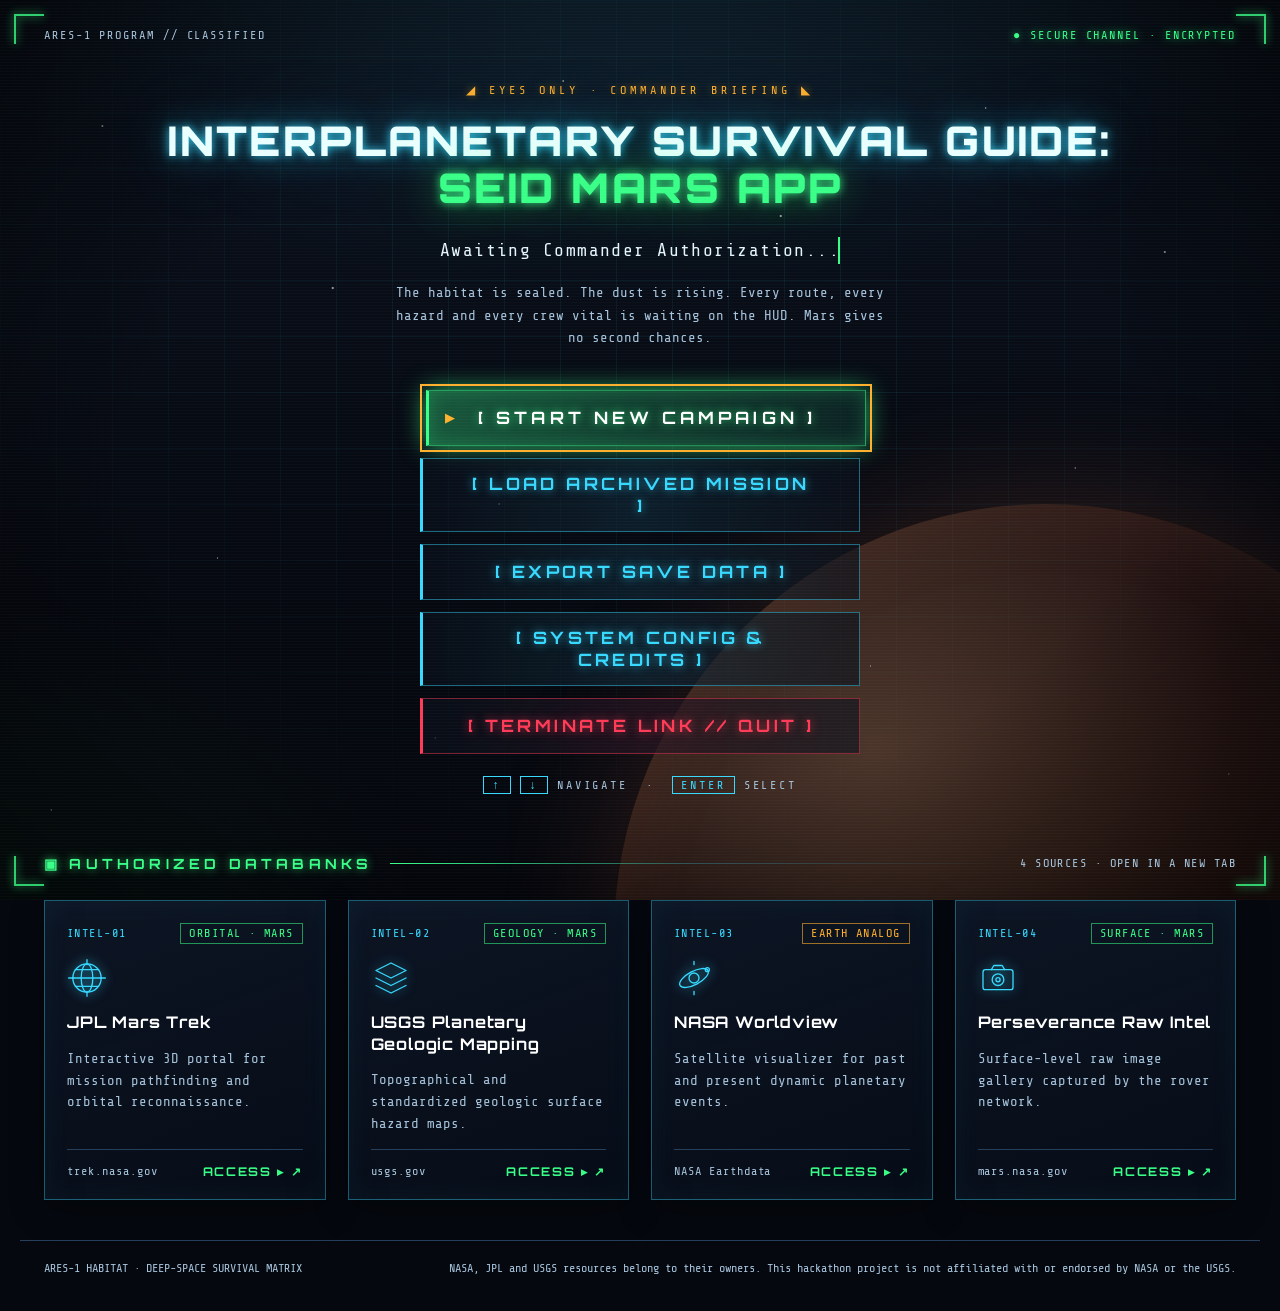
<file: index.html>
<!DOCTYPE html>
<html lang="en">
<head>
  <meta charset="utf-8">
  <meta name="viewport" content="width=device-width, initial-scale=1">
  <meta name="theme-color" content="#05080f">
  
  <title>INTERPLANETARY SURVIVAL GUIDE: SEID MARS APP</title>
  
  <!-- External Fonts -->
  <link rel="preconnect" href="https://fonts.googleapis.com">
  <link rel="stylesheet" href="https://fonts.googleapis.com/css2?family=Orbitron:wght@500;700;900&family=Share+Tech+Mono&display=swap">
  
  <style>
    /* ======================================================================
       ARES-1 — GAME START MENU
       Palette: #05080f / #0a111d · cyan #38d9ff · green #39ff88 · amber #ffb02e
       ====================================================================== */
    
    /* ---------- GLOBAL VARIABLES ---------- */
    :root {
      --bg-0: #05080f;
      --bg-1: #0a111d;
      --bg-2: #101a2b;
      --line: #26405c;
      --text: #e8f5ff;
      --dim: #a7c4dc;
      --cyan: #38d9ff;
      --green: #39ff88;
      --amber: #ffb02e;
      --red: #ff3b57;
      --head: "Orbitron", "Rajdhani", "Segoe UI", sans-serif;
      --mono: "Share Tech Mono", "Consolas", "Menlo", monospace;
    }

    /* ---------- RESET & BASE ---------- */
    * {
      box-sizing: border-box;
    }

    html {
      background: var(--bg-0);
      scroll-behavior: smooth;
    }

    body {
      margin: 0;
      min-height: 100vh;
      color: var(--text);
      font: 14px/1.6 var(--mono);
      overflow-x: hidden;
      position: relative;
    }

    a {
      color: inherit;
      text-decoration: none;
    }

    :focus-visible {
      outline: 2px solid var(--amber);
      outline-offset: 4px;
    }

    /* ---------- BACKGROUND: Deep space + terminal grid ---------- */
    .bg {
      position: fixed;
      inset: 0;
      z-index: -1;
      overflow: hidden;
      background:
        radial-gradient(1200px 640px at 50% -10%, rgba(56, 217, 255, .10), transparent 62%),
        radial-gradient(900px 600px at 100% 110%, rgba(255, 140, 60, .10), transparent 60%),
        radial-gradient(700px 500px at 0% 100%, rgba(57, 255, 136, .06), transparent 60%),
        linear-gradient(180deg, var(--bg-1), var(--bg-0) 70%);
    }

    .bg__grid {
      position: absolute;
      inset: -56px 0 0 0;
      background:
        linear-gradient(rgba(56, 217, 255, .07) 1px, transparent 1px) 0 0 / 56px 56px,
        linear-gradient(90deg, rgba(56, 217, 255, .07) 1px, transparent 1px) 0 0 / 56px 56px;
      -webkit-mask: radial-gradient(ellipse 80% 70% at 50% 40%, #000 20%, transparent 85%);
      mask: radial-gradient(ellipse 80% 70% at 50% 40%, #000 20%, transparent 85%);
      animation: grid-drift 14s linear infinite;
    }

    .bg__stars {
      position: absolute;
      inset: 0;
      opacity: .85;
      background-image:
        radial-gradient(1.4px 1.4px at 8% 14%, #fff, transparent), radial-gradient(1px 1px at 17% 62%, #cfe9ff, transparent),
        radial-gradient(1.6px 1.6px at 26% 32%, #fff, transparent), radial-gradient(1px 1px at 34% 82%, #bfe3ff, transparent),
        radial-gradient(1.2px 1.2px at 44% 9%, #fff, transparent), radial-gradient(1px 1px at 53% 47%, #cfe9ff, transparent),
        radial-gradient(1.6px 1.6px at 61% 24%, #fff, transparent), radial-gradient(1px 1px at 68% 74%, #bfe3ff, transparent),
        radial-gradient(1.2px 1.2px at 77% 12%, #fff, transparent), radial-gradient(1px 1px at 84% 52%, #cfe9ff, transparent),
        radial-gradient(1.5px 1.5px at 91% 28%, #fff, transparent), radial-gradient(1px 1px at 96% 86%, #bfe3ff, transparent),
        radial-gradient(1px 1px at 4% 90%, #fff, transparent), radial-gradient(1.2px 1.2px at 39% 56%, #cfe9ff, transparent);
      animation: twinkle 6s ease-in-out infinite alternate;
    }

    .bg__planet {
      position: absolute;
      right: -22vmin;
      bottom: -52vmin;
      width: 96vmin;
      height: 96vmin;
      border-radius: 50%;
      background: radial-gradient(circle at 30% 28%, rgba(255, 170, 110, .28), rgba(150, 60, 30, .20) 42%, rgba(40, 12, 8, .0) 72%);
      box-shadow: 0 0 140px rgba(255, 120, 60, .16), inset 0 0 80px rgba(255, 150, 90, .10);
    }

    .bg__vignette {
      position: absolute;
      inset: 0;
      background: radial-gradient(ellipse at center, transparent 55%, rgba(0, 0, 0, .65) 100%);
    }

    /* Scanlines effect */
    body::after {
      content: "";
      position: fixed;
      inset: 0;
      pointer-events: none;
      z-index: 50;
      background: repeating-linear-gradient(0deg, rgba(255, 255, 255, .022) 0 1px, transparent 1px 3px);
    }

    /* ---------- HUD CORNER FRAMES ---------- */
    .frame {
      position: fixed;
      inset: 14px;
      pointer-events: none;
      z-index: 40;
    }

    .frame i {
      position: absolute;
      width: 30px;
      height: 30px;
      border: 2px solid var(--green);
      filter: drop-shadow(0 0 5px var(--green));
      opacity: .8;
    }

    .frame i:nth-child(1) { top: 0; left: 0; border-right: 0; border-bottom: 0; }
    .frame i:nth-child(2) { top: 0; right: 0; border-left: 0; border-bottom: 0; }
    .frame i:nth-child(3) { bottom: 0; left: 0; border-right: 0; border-top: 0; }
    .frame i:nth-child(4) { bottom: 0; right: 0; border-left: 0; border-top: 0; }

    /* ---------- TOP STATUS STRIP ---------- */
    .strip {
      display: flex;
      justify-content: space-between;
      gap: 16px;
      flex-wrap: wrap;
      padding: 26px 44px 0;
      font-size: 12px;
      letter-spacing: .16em;
      color: var(--dim);
      text-transform: uppercase;
    }

    .strip b {
      font-weight: 400;
      color: var(--green);
      text-shadow: 0 0 8px rgba(57, 255, 136, .7);
    }

    .strip b::before {
      content: "● ";
      animation: blink 1.4s infinite;
    }

    /* ---------- HERO SECTION ---------- */
    main {
      width: min(1240px, 100%);
      margin: 0 auto;
      padding: 0 24px 40px;
    }

    .hero {
      min-height: clamp(520px, 66vh, 780px);
      display: flex;
      flex-direction: column;
      align-items: center;
      justify-content: center;
      text-align: center;
      padding: 36px 0 24px;
    }

    .eyebrow {
      margin: 0 0 18px;
      font: 12px/1.5 var(--mono);
      letter-spacing: .34em;
      color: var(--amber);
      text-shadow: 0 0 10px rgba(255, 176, 46, .55);
    }

    .title {
      margin: 0;
      font: 900 clamp(16px, 3.2vw, 46px)/1.15 var(--head);
      letter-spacing: .06em;
      text-transform: uppercase;
      color: #eaffff;
      text-shadow: 0 0 10px rgba(56, 217, 255, .9), 0 0 36px rgba(56, 217, 255, .5), 0 0 90px rgba(56, 217, 255, .28);
      animation: flicker 7s infinite;
    }

    .title .g {
      position: relative;
      display: block;
      text-wrap: balance;
    }

    .title .g:last-child {
      color: var(--green);
      text-shadow: 0 0 10px rgba(57, 255, 136, .9), 0 0 36px rgba(57, 255, 136, .5), 0 0 90px rgba(57, 255, 136, .25);
    }

    /* Periodic RGB-split glitch slices */
    .title .g::before,
    .title .g::after {
      content: attr(data-text);
      position: absolute;
      inset: 0;
      pointer-events: none;
      text-shadow: none;
      clip-path: inset(0 0 100% 0);
    }

    .title .g::before {
      color: var(--cyan);
      transform: translate(-4px, 0);
      animation: glitch-a 5.5s infinite steps(1);
    }

    .title .g::after {
      color: var(--amber);
      transform: translate(4px, 0);
      animation: glitch-b 5.5s infinite steps(1) .15s;
    }

    .sub {
      margin: 26px 0 0;
      font: clamp(12px, 3.3vw, 18px)/1.5 var(--mono);
      letter-spacing: .08em;
      color: var(--text);
    }

    .type {
      display: inline-block;
      max-width: 100%;
      overflow: hidden;
      white-space: nowrap;
      vertical-align: bottom;
      width: calc(35 * (1ch + .08em));
      border-right: 2px solid var(--green);
      animation: typing 2.8s steps(35) .5s both, caret .8s steps(1) infinite;
    }

    .lore {
      max-width: 62ch;
      margin: 18px 0 0;
      color: var(--dim);
      font-size: 14px;
    }

    /* ---------- GAME MENU ---------- */
    .menu {
      position: relative;
      z-index: 2;
      display: grid;
      gap: 12px;
      width: min(440px, 100%);
      margin-top: 40px;
    }

    .menu__item {
      --c: var(--cyan);
      position: relative;
      pointer-events: auto;
      display: flex;
      flex-direction: column;
      align-items: center;
      justify-content: center;
      width: 100%;
      margin: 0;
      appearance: none;
      cursor: pointer;
      min-height: 56px;
      padding: 14px 44px;
      font: 700 clamp(13px, 1.9vw, 17px)/1.3 var(--head);
      letter-spacing: .2em;
      text-align: center;
      color: var(--c);
      background: linear-gradient(90deg, transparent, color-mix(in srgb, var(--c) 8%, transparent) 50%, transparent), rgba(10, 17, 29, .6);
      border: 1px solid color-mix(in srgb, var(--c) 45%, transparent);
      border-left: 3px solid var(--c);
      border-radius: 0;
      text-shadow: 0 0 10px color-mix(in srgb, var(--c) 70%, transparent);
      transition: transform .18s, background .18s, box-shadow .18s, color .18s, letter-spacing .18s;
    }

    .menu__item::before {
      content: "\25B6";
      position: absolute;
      left: 16px;
      top: 50%;
      font-size: 12px;
      color: var(--amber);
      text-shadow: none;
      opacity: 0;
      transform: translate(-8px, -50%);
      transition: .18s;
    }

    .menu__item:not([aria-disabled="true"]):hover,
    .menu__item:not([aria-disabled="true"]):focus-visible {
      color: #fff;
      letter-spacing: .24em;
      transform: translateX(6px);
      background: linear-gradient(90deg, color-mix(in srgb, var(--c) 30%, transparent), color-mix(in srgb, var(--c) 8%, transparent)), rgba(10, 17, 29, .85);
      box-shadow: 0 0 24px color-mix(in srgb, var(--c) 70%, transparent), inset 0 0 18px color-mix(in srgb, var(--c) 22%, transparent);
    }

    .menu__item:not([aria-disabled="true"]):hover::before,
    .menu__item:not([aria-disabled="true"]):focus-visible::before {
      opacity: 1;
      transform: translate(0, -50%);
    }

    .menu__item:not([aria-disabled="true"]):active {
      transform: translateX(6px) scale(.98);
    }

    .menu__item--primary {
      --c: var(--green);
      animation: cta-pulse 2.4s ease-in-out infinite;
    }

    .menu__item--quit {
      --c: var(--red);
    }

    /* Prevent animation while disabled (e.g., during 2s message display) */
    .menu__item[aria-disabled="true"] {
      cursor: default;
      animation: none;
    }

    /* ---------- ABOUT DIALOG ---------- */
    .about {
      width: min(560px, calc(100% - 32px));
      max-height: calc(100vh - 48px);
      padding: 0;
      color: var(--text);
      font: 14px/1.6 var(--mono);
      background: linear-gradient(160deg, var(--bg-2), var(--bg-1));
      border: 1px solid rgba(56, 217, 255, .5);
      border-left: 4px solid var(--green);
      box-shadow: 0 0 40px rgba(56, 217, 255, .25), inset 0 0 26px rgba(56, 217, 255, .05);
    }

    .about::backdrop {
      background: rgba(2, 5, 10, .8);
      -webkit-backdrop-filter: blur(3px);
      backdrop-filter: blur(3px);
    }

    .about__body {
      display: grid;
      gap: 16px;
      padding: 24px 26px;
    }

    .about h2 {
      margin: 0;
      padding-bottom: 12px;
      border-bottom: 1px solid var(--line);
      font: 700 14px/1.5 var(--head);
      letter-spacing: .16em;
      color: var(--green);
      text-shadow: 0 0 10px rgba(57, 255, 136, .7);
    }

    .about h3 {
      margin: 0 0 4px;
      font: 12px/1.5 var(--mono);
      letter-spacing: .2em;
      color: var(--cyan);
      text-transform: uppercase;
    }

    .about p {
      margin: 0;
      color: var(--dim);
    }

    .about__list {
      display: grid;
      grid-template-columns: max-content minmax(0, 1fr);
      gap: 12px 22px;
      margin: 0;
    }

    .about__list dt {
      font: 12px/1.6 var(--mono);
      letter-spacing: .2em;
      color: var(--cyan);
      text-transform: uppercase;
    }

    .about__list dd {
      margin: 0;
      color: #fff;
      overflow-wrap: anywhere;
    }

    .about__close {
      justify-self: end;
      padding: 8px 18px;
      font: 700 12px var(--head);
      letter-spacing: .16em;
      color: var(--cyan);
      background: transparent;
      border: 1px solid var(--cyan);
      cursor: pointer;
    }

    .about__close:hover,
    .about__close:focus-visible {
      background: rgba(56, 217, 255, .18);
      color: #fff;
    }

    .hint {
      margin: 22px 0 0;
      font-size: 12px;
      letter-spacing: .24em;
      color: var(--dim);
    }

    .hint kbd {
      padding: 1px 8px;
      font: inherit;
      color: var(--cyan);
      border: 1px solid var(--cyan);
    }

    /* ---------- AUTHORIZED DATABANKS ---------- */
    .intel {
      padding-top: 34px;
    }

    .intel__head {
      display: flex;
      align-items: center;
      gap: 18px;
      flex-wrap: wrap;
      margin-bottom: 26px;
    }

    .intel__head h2 {
      margin: 0;
      font: 700 14px/1.5 var(--head);
      letter-spacing: .3em;
      color: var(--green);
      text-shadow: 0 0 10px rgba(57, 255, 136, .7);
    }

    .intel__head h2::before {
      content: "▣ ";
    }

    .intel__head::after {
      content: "";
      flex: 1 1 60px;
      height: 1px;
      order: 2;
      background: linear-gradient(90deg, var(--green), rgba(56, 217, 255, .25), transparent);
    }

    .intel__head span {
      order: 3;
      font-size: 12px;
      letter-spacing: .12em;
      color: var(--dim);
    }

    .intel__grid {
      display: grid;
      gap: 22px;
      grid-template-columns: repeat(auto-fit, minmax(250px, 1fr));
    }

    .bank {
      position: relative;
      display: flex;
      flex-direction: column;
      gap: 14px;
      min-height: 250px;
      padding: 22px 22px 18px;
      overflow: hidden;
      isolation: isolate;
      background: linear-gradient(160deg, rgba(16, 26, 43, .74), rgba(10, 17, 29, .52));
      -webkit-backdrop-filter: blur(10px) saturate(1.25);
      backdrop-filter: blur(10px) saturate(1.25);
      border: 1px solid rgba(56, 217, 255, .38);
      box-shadow: inset 0 0 28px rgba(56, 217, 255, .05), 0 10px 30px rgba(0, 0, 0, .35);
      transition: transform .25s, border-color .25s, box-shadow .25s, background .25s;
    }

    /* Scan beam effect */
    .bank::before {
      content: "";
      position: absolute;
      left: 0;
      right: 0;
      top: -40%;
      height: 40%;
      z-index: -1;
      opacity: 0;
      pointer-events: none;
      background: linear-gradient(180deg, transparent, rgba(255, 176, 46, .22) 70%, rgba(255, 176, 46, .65) 98%, transparent);
    }

    /* Target-lock brackets */
    .bank::after {
      content: "";
      position: absolute;
      inset: 8px;
      pointer-events: none;
      opacity: .0;
      transition: opacity .25s, inset .25s;
      background:
        linear-gradient(var(--amber), var(--amber)) top left / 18px 2px no-repeat, linear-gradient(var(--amber), var(--amber)) top left / 2px 18px no-repeat,
        linear-gradient(var(--amber), var(--amber)) top right / 18px 2px no-repeat, linear-gradient(var(--amber), var(--amber)) top right / 2px 18px no-repeat,
        linear-gradient(var(--amber), var(--amber)) bottom left / 18px 2px no-repeat, linear-gradient(var(--amber), var(--amber)) bottom left / 2px 18px no-repeat,
        linear-gradient(var(--amber), var(--amber)) bottom right / 18px 2px no-repeat, linear-gradient(var(--amber), var(--amber)) bottom right / 2px 18px no-repeat;
    }

    .bank:hover,
    .bank:focus-visible {
      transform: translateY(-8px);
      border-color: var(--amber);
      outline: none;
      background: linear-gradient(160deg, rgba(30, 24, 16, .78), rgba(10, 17, 29, .6));
      box-shadow: 0 0 0 1px rgba(255, 176, 46, .35), 0 0 28px rgba(255, 176, 46, .35), 0 18px 40px rgba(0, 0, 0, .5);
    }

    .bank:hover::before,
    .bank:focus-visible::before {
      opacity: 1;
      animation: scan 1.3s linear infinite;
    }

    .bank:hover::after,
    .bank:focus-visible::after {
      opacity: 1;
      inset: 12px;
    }

    .bank__top {
      display: flex;
      align-items: center;
      justify-content: space-between;
      gap: 10px;
      flex-wrap: nowrap;
      font-size: 12px;
      letter-spacing: .12em;
      white-space: nowrap;
    }

    .bank__id {
      color: var(--cyan);
      transition: color .2s;
    }

    /* “Scanning” indicator, no layout shift */
    .bank:hover .bank__id::before,
    .bank:focus-visible .bank__id::before {
      content: "● ";
      color: var(--amber);
      animation: blink .6s steps(1) infinite;
    }

    .bank:hover .bank__id,
    .bank:focus-visible .bank__id {
      color: var(--amber);
    }

    .bank__tag {
      padding: 0 8px;
      color: var(--green);
      border: 1px solid rgba(57, 255, 136, .55);
    }

    .bank__tag--earth {
      color: var(--amber);
      border-color: rgba(255, 176, 46, .6);
    }

    .bank__ico {
      width: 40px;
      height: 40px;
      fill: none;
      stroke: var(--cyan);
      stroke-width: 1.6;
      stroke-linecap: round;
      stroke-linejoin: round;
      filter: drop-shadow(0 0 6px rgba(56, 217, 255, .7));
      transition: stroke .25s, filter .25s;
    }

    .bank:hover .bank__ico,
    .bank:focus-visible .bank__ico {
      stroke: var(--amber);
      filter: drop-shadow(0 0 8px rgba(255, 176, 46, .85));
    }

    .bank h3 {
      margin: 0;
      font: 700 16px/1.35 var(--head);
      letter-spacing: .05em;
      color: #fff;
    }

    .bank p {
      margin: 0;
      flex: 1;
      font-size: 14px;
      line-height: 1.55;
      color: var(--dim);
    }

    .bank__foot {
      display: flex;
      justify-content: space-between;
      gap: 10px;
      padding-top: 12px;
      border-top: 1px solid var(--line);
      font-size: 12px;
      letter-spacing: .08em;
      color: var(--dim);
    }

    .bank__foot > span:first-child {
      min-width: 0;
      overflow: hidden;
      text-overflow: ellipsis;
      white-space: nowrap;
    }

    .bank__go {
      flex: none;
      color: var(--green);
      font-family: var(--head);
      font-weight: 700;
      letter-spacing: .14em;
      white-space: nowrap;
      transition: color .2s, transform .2s;
    }

    .bank:hover .bank__go,
    .bank:focus-visible .bank__go {
      color: var(--amber);
      transform: translateX(4px);
    }

    /* ---------- FOOTER ---------- */
    .foot {
      width: min(1240px, 100%);
      margin: 0 auto;
      padding: 18px 24px 34px;
      display: flex;
      flex-wrap: wrap;
      justify-content: space-between;
      gap: 8px 24px;
      border-top: 1px solid var(--line);
      font-size: 12px;
      line-height: 1.5;
      color: var(--dim);
    }

    /* ---------- ANIMATIONS ---------- */
    @keyframes blink {
      50% { opacity: .25; }
    }
    @keyframes caret {
      50% { border-color: transparent; }
    }
    @keyframes typing {
      from { width: 0; }
    }
    @keyframes grid-drift {
      to { transform: translateY(56px); }
    }
    @keyframes twinkle {
      0% { opacity: .55; }
      100% { opacity: 1; }
    }
    @keyframes flicker {
      0%, 93%, 100% { opacity: 1; }
      94% { opacity: .78; }
      95% { opacity: 1; }
      96% { opacity: .6; }
      97% { opacity: 1; }
    }
    @keyframes glitch-a {
      0%, 90%, 100% { clip-path: inset(0 0 100% 0); }
      91% { clip-path: inset(8% 0 62% 0); }
      93% { clip-path: inset(58% 0 12% 0); }
      95% { clip-path: inset(30% 0 44% 0); }
      97% { clip-path: inset(0 0 100% 0); }
    }
    @keyframes glitch-b {
      0%, 90%, 100% { clip-path: inset(0 0 100% 0); }
      92% { clip-path: inset(48% 0 22% 0); }
      94% { clip-path: inset(12% 0 64% 0); }
      96% { clip-path: inset(70% 0 6% 0); }
      98% { clip-path: inset(0 0 100% 0); }
    }
    @keyframes cta-pulse {
      0%, 100% { box-shadow: 0 0 18px rgba(57, 255, 136, .4), inset 0 0 22px rgba(57, 255, 136, .14); }
      50% { box-shadow: 0 0 44px rgba(57, 255, 136, .85), 0 0 90px rgba(57, 255, 136, .35), inset 0 0 34px rgba(57, 255, 136, .28); }
    }
    @keyframes scan {
      from { transform: translateY(0); }
      to { transform: translateY(350%); }
    }

    /* ---------- RESPONSIVE STYLES ---------- */
    @media (max-width: 720px) {
      .strip { padding: 22px 22px 0; }
      .frame { inset: 8px; }
      .menu__item { padding: 14px 36px; letter-spacing: .14em; }
      .hero { padding-top: 24px; }
      .about__list { grid-template-columns: minmax(0, 1fr); gap: 2px; }
      .about__list dd { margin-bottom: 10px; }
    }

    @media (prefers-reduced-motion: reduce) {
      *, *::before, *::after {
        animation: none !important;
        transition: none !important;
      }
      .type { width: auto; border-right: 0; }
    }
  </style>
  
  <!-- External Script -->
  <script src="https://cdn.sheetjs.com/xlsx-latest/package/dist/xlsx.full.min.js"></script>
</head>
<body>

  <!-- ================= BACKGROUND LAYERS ================= -->
  <div class="bg" aria-hidden="true">
    <div class="bg__grid"></div>
    <div class="bg__stars"></div>
    <div class="bg__planet"></div>
    <div class="bg__vignette"></div>
  </div>
  
  <audio id="ambience" src="martian_wind.mp3" loop preload="auto" hidden></audio>
  
  <div class="frame" aria-hidden="true">
    <i></i><i></i><i></i><i></i>
  </div>

  <!-- ================= TOP STATUS ================= -->
  <header class="strip">
    <span>ARES-1 PROGRAM // CLASSIFIED</span>
    <b>SECURE CHANNEL · ENCRYPTED</b>
  </header>

  <!-- ================= MAIN CONTENT ================= -->
  <main>
    
    <!-- SECTION A: HERO & MENU -->
    <section class="hero" aria-labelledby="title">
      <p class="eyebrow">◢ EYES ONLY · COMMANDER BRIEFING ◣</p>
      <h1 class="title" id="title">
        <span class="g" data-text="INTERPLANETARY SURVIVAL GUIDE:">INTERPLANETARY SURVIVAL GUIDE:</span>
        <span class="g" data-text="SEID MARS APP">SEID MARS APP</span>
      </h1>
      <p class="sub"><span class="type">Awaiting Commander Authorization...</span></p>
      <p class="lore">The habitat is sealed. The dust is rising. Every route, every hazard and every crew vital is waiting on the HUD. Mars gives no second chances.</p>

      <!-- Game Menu (Wired via JavaScript) -->
      <nav class="menu" aria-label="Main menu">
        <button type="button" class="menu__item menu__item--primary" id="btn-start">
          <span class="menu__label">[ START NEW CAMPAIGN ]</span>
        </button>
        <button type="button" class="menu__item" id="btn-load">
          <span class="menu__label">[ LOAD ARCHIVED MISSION ]</span>
        </button>
        <button type="button" class="menu__item" id="btn-export">
          <span class="menu__label">[ EXPORT SAVE DATA ]</span>
        </button>
        <button type="button" class="menu__item" id="btn-config">
          <span class="menu__label">[ SYSTEM CONFIG &amp; CREDITS ]</span>
        </button>
        <button type="button" class="menu__item menu__item--quit" id="btn-quit">
          <span class="menu__label">[ TERMINATE LINK // QUIT ]</span>
        </button>
      </nav>
      
      <p class="hint"><kbd>&#8593;</kbd> <kbd>&#8595;</kbd> NAVIGATE &nbsp;·&nbsp; <kbd>ENTER</kbd> SELECT</p>
    </section>

    <!-- SECTION B: INTEL ARCHIVES -->
    <section class="intel" aria-labelledby="intel-h">
      <div class="intel__head">
        <h2 id="intel-h">AUTHORIZED DATABANKS</h2>
        <span>4 SOURCES · OPEN IN A NEW TAB</span>
      </div>

      <div class="intel__grid">
        <!-- Databank 1 -->
        <a class="bank" href="https://trek.nasa.gov/mars/" target="_blank" rel="noopener noreferrer" aria-label="JPL Mars Trek — opens NASA's Mars Trek portal in a new tab">
          <div class="bank__top">
            <span class="bank__id">INTEL-01</span>
            <span class="bank__tag">ORBITAL · MARS</span>
          </div>
          <svg class="bank__ico" viewBox="0 0 48 48" aria-hidden="true">
            <circle cx="24" cy="24" r="17"/>
            <ellipse cx="24" cy="24" rx="7" ry="17"/>
            <path d="M7 24h34M10 14h28M10 34h28"/>
            <path d="M24 2v6M24 40v6M2 24h6M40 24h6"/>
          </svg>
          <h3>JPL Mars Trek</h3>
          <p>Interactive 3D portal for mission pathfinding and orbital reconnaissance.</p>
          <div class="bank__foot">
            <span>trek.nasa.gov</span>
            <span class="bank__go">ACCESS ▸ ↗</span>
          </div>
        </a>

        <!-- Databank 2 -->
        <a class="bank" href="https://www.usgs.gov/centers/astrogeology-science-center/maps" target="_blank" rel="noopener noreferrer" aria-label="USGS Planetary Geologic Mapping — opens the USGS Astrogeology maps page in a new tab">
          <div class="bank__top">
            <span class="bank__id">INTEL-02</span>
            <span class="bank__tag">GEOLOGY · MARS</span>
          </div>
          <svg class="bank__ico" viewBox="0 0 48 48" aria-hidden="true">
            <path d="M24 6l18 9-18 9-18-9z"/>
            <path d="M6 24l18 9 18-9"/>
            <path d="M6 33l18 9 18-9"/>
          </svg>
          <h3>USGS Planetary Geologic Mapping</h3>
          <p>Topographical and standardized geologic surface hazard maps.</p>
          <div class="bank__foot">
            <span>usgs.gov</span>
            <span class="bank__go">ACCESS ▸ ↗</span>
          </div>
        </a>

        <!-- Databank 3 -->
        <a class="bank" href="https://worldview.earthdata.nasa.gov/" target="_blank" rel="noopener noreferrer" aria-label="NASA Worldview — opens NASA's Earth satellite imagery visualizer in a new tab">
          <div class="bank__top">
            <span class="bank__id">INTEL-03</span>
            <span class="bank__tag bank__tag--earth">EARTH ANALOG</span>
          </div>
          <svg class="bank__ico" viewBox="0 0 48 48" aria-hidden="true">
            <ellipse cx="24" cy="24" rx="19" ry="8" transform="rotate(-28 24 24)"/>
            <circle cx="24" cy="24" r="6"/>
            <circle cx="40" cy="14" r="2.4"/>
            <path d="M24 4v4M24 40v4"/>
          </svg>
          <h3>NASA Worldview</h3>
          <p>Satellite visualizer for past and present dynamic planetary events.</p>
          <div class="bank__foot">
            <span>NASA Earthdata</span>
            <span class="bank__go">ACCESS ▸ ↗</span>
          </div>
        </a>

        <!-- Databank 4 -->
        <a class="bank" href="https://mars.nasa.gov/mars2020/multimedia/raw-images/" target="_blank" rel="noopener noreferrer" aria-label="Perseverance Raw Intel — opens the Mars 2020 raw image gallery in a new tab">
          <div class="bank__top">
            <span class="bank__id">INTEL-04</span>
            <span class="bank__tag">SURFACE · MARS</span>
          </div>
          <svg class="bank__ico" viewBox="0 0 48 48" aria-hidden="true">
            <rect x="6" y="14" width="36" height="24" rx="3"/>
            <circle cx="24" cy="26" r="7"/>
            <circle cx="24" cy="26" r="2.5"/>
            <path d="M16 14l3-5h10l3 5"/>
          </svg>
          <h3>Perseverance Raw Intel</h3>
          <p>Surface-level raw image gallery captured by the rover network.</p>
          <div class="bank__foot">
            <span>mars.nasa.gov</span>
            <span class="bank__go">ACCESS ▸ ↗</span>
          </div>
        </a>
      </div>
    </section>
  </main>

  <!-- ================= FOOTER ================= -->
  <footer class="foot">
    <span>ARES-1 HABITAT · DEEP-SPACE SURVIVAL MATRIX</span>
    <span>NASA, JPL and USGS resources belong to their owners. This hackathon project is not affiliated with or endorsed by NASA or the USGS.</span>
  </footer>

  <!-- ================= ABOUT DIALOG ================= -->
  <dialog class="about" id="about" aria-labelledby="about-h">
    <div class="about__body">
      <h2 id="about-h">SYSTEM CONFIG &amp; CREDITS</h2>
      <dl class="about__list">
        <dt>Team name</dt><dd>Enlight (Science, Engineering, & Intelligence Department)</dd>
        <dt>Project</dt><dd>SEID Mars Map</dd>
        <dt>Team leader</dt><dd>Alexander Oh Ting Wei</dd>
        <dt>Members</dt><dd>Celestina Ong Ying Xuan, Yan Lai Hong, Jordan Beh Jian Xiang</dd>
        <dt>Event</dt><dd>NASA Space Apps Challenge 2026</dd>
      </dl>
      <button type="button" class="about__close" id="about-close">CLOSE</button>
    </div>
  </dialog>

  <!-- ================= MAIN APPLICATION SCRIPT ================= -->
  <script>
    (function () {
      'use strict';
      
      // --- Configuration & DOM Elements ---
      var RED = '#ff3b57';
      var GREEN = '#39ff88';
      var buttons = [].slice.call(document.querySelectorAll('.menu__item'));
      var dlg = document.getElementById('about');
      var quitting = false;
      var lastFocus = buttons[0];
      
      var $ = function (id) {
        return document.getElementById(id);
      };

      // --- Audio & Voice Feedback Setup ---
      var audio = $('ambience');
      if (audio) {
        audio.volume = 0.35;
      }

      var voices = [];
      
      function loadVoices() {
        if ('speechSynthesis' in window) {
          voices = window.speechSynthesis.getVoices();
        }
      }
      
      loadVoices();
      
      if ('speechSynthesis' in window) {
        window.speechSynthesis.addEventListener('voiceschanged', loadVoices);
      }
      
      function speak(text) {
        if (!('speechSynthesis' in window)) return;
        try {
          window.speechSynthesis.cancel();
          var u = new SpeechSynthesisUtterance(text);
          u.lang = 'en-US';
          u.rate = 0.85; 
          u.pitch = 0.5; 
          u.volume = 1; // Slow + low pitch = robotic voice
          
          var en = voices.filter(function (v) { return /^en/i.test(v.lang); });
          var pick = en.filter(function (v) { return /david|mark|alex|daniel|google us english/i.test(v.name); })[0] || en[0];
          
          if (pick) {
            u.voice = pick;
          }
          window.speechSynthesis.speak(u);
        } catch (e) {
          console.error('Speech synthesis error:', e);
        }
      }

      // Start background ambience on the first user interaction
      var gestures = ['pointerdown', 'keydown', 'touchstart'];
      
      function stopListening() {
        gestures.forEach(function (g) {
          document.removeEventListener(g, startAmbience, true);
        });
      }
      
      function startAmbience() {
        if (!audio) {
          return stopListening();
        }
        var p = audio.play();
        if (p && p.then) {
          p.then(stopListening).catch(function (err) {
            // E.g., martian_wind.mp3 missing: give up quietly
            if (!err || err.name !== 'NotAllowedError') stopListening();
            // NotAllowedError: try again on the next gesture
          });
        } else {
          stopListening();
        }
      }
      
      gestures.forEach(function (g) {
        document.addEventListener(g, startAmbience, true);
      });

      // --- Helper Functions ---
      buttons.forEach(function (b) {
        // Store original text to restore after message flash
        b.dataset.label = b.querySelector('.menu__label').textContent;
        b.addEventListener('focus', function () {
          lastFocus = b;
        });
      });

      // Flashes a temporary status message on a button
      function flash(btn, text, color) {
        var label = btn.querySelector('.menu__label');
        clearTimeout(btn._t);
        label.textContent = text;
        btn.style.setProperty('--c', color);
        btn.style.color = color;
        btn.setAttribute('aria-disabled', 'true');
        
        btn._t = setTimeout(function () {
          label.textContent = btn.dataset.label;
          btn.style.removeProperty('--c');
          btn.style.removeProperty('color');
          btn.removeAttribute('aria-disabled');
        }, 2000);
      }
      
      // Binds click events to buttons
      function on(id, fn) {
        var btn = $(id);
        btn.addEventListener('click', function () {
          if (!quitting && btn.getAttribute('aria-disabled') !== 'true') {
            fn(btn);
          }
        });
      }
      
      // Safely reads from localStorage
      function read(key) {
        try {
          return localStorage.getItem(key);
        } catch (e) {
          return null;
        }
      }

      // --- Menu Actions ---

      // 1. START NEW CAMPAIGN
      on('btn-start', function () {
        try {
          localStorage.clear();
          sessionStorage.clear();
        } catch (e) {}
        window.location.href = 'campaign.html';
      });

      // 2. LOAD ARCHIVED MISSION
      on('btn-load', function (btn) {
        if (!read('ares1.o2')) {
          flash(btn, '[ ERROR: NO LOCAL ARCHIVE FOUND ]', RED);
          speak('Warning. No local archive found.');
        } else {
          window.location.href = 'weather.html';
        }
      });

      // 3. EXPORT SAVE DATA -> SEID_Ares1_Telemetry_Log.xlsx
      on('btn-export', function (btn) {
        var v = {
          hr: read('ares1.hr'),
          bp: read('ares1.bp'),
          temp: read('ares1.temp'),
          o2: read('ares1.o2'),
          status: read('ares1.status')
        };
        
        if (Object.keys(v).every(function (k) { return v[k] === null; })) {
          return flash(btn, '[ ERROR: NO LOCAL ARCHIVE FOUND ]', RED);
        }
        if (typeof XLSX === 'undefined') {
          return flash(btn, '[ ERROR: EXPORT LIBRARY OFFLINE ]', RED);
        }

        var num = function (x) {
          var n = parseFloat(x);
          return x === null ? 'N/A' : isNaN(n) ? x : n;
        };
        
        var rows = [
          { 'Telemetry Metric': 'Heart Rate (BPM)',        'Recorded Value': num(v.hr),                         'Nominal Range': '60 - 100' },
          { 'Telemetry Metric': 'Blood Pressure (mmHg)',   'Recorded Value': v.bp === null ? 'N/A' : v.bp,      'Nominal Range': 'Systolic < 130' },
          { 'Telemetry Metric': 'Body Temperature (°C)',   'Recorded Value': num(v.temp),                       'Nominal Range': '36.1 - 37.2' },
          { 'Telemetry Metric': 'Oxygen Reserve (%)',      'Recorded Value': num(v.o2),                         'Nominal Range': '> 95' },
          { 'Telemetry Metric': 'Telemetry Status',        'Recorded Value': v.status === null ? 'N/A' : v.status, 'Nominal Range': 'OPTIMAL / ACTIVE' }
        ];

        // Format worksheet headers
        var ws = XLSX.utils.aoa_to_sheet([
          ['NASA SPACE APPS CHALLENGE 2026 · TEAM ENLIGHT'],
          ['SEID MARS MAP · ARES-1 CREW TELEMETRY LOG'],
          ['Log generated (UTC)', new Date().toUTCString()],
          ['Source', 'Local mission archive (browser storage)'],
          []
        ]);
        
        XLSX.utils.sheet_add_json(ws, rows, { origin: 'A6', header: ['Telemetry Metric', 'Recorded Value', 'Nominal Range'] });
        ws['!cols'] = [{ wch: 28 }, { wch: 24 }, { wch: 22 }];
        ws['!merges'] = [{ s: { r: 0, c: 0 }, e: { r: 0, c: 2 } }, { s: { r: 1, c: 0 }, e: { r: 1, c: 2 } }];

        var wb = XLSX.utils.book_new();
        XLSX.utils.book_append_sheet(wb, ws, 'Telemetry Log');
        XLSX.writeFile(wb, 'SEID_Ares1_Telemetry_Log.xlsx');
        
        flash(btn, '[ TELEMETRY LOG EXPORTED ]', GREEN);
      });

      // 4. SYSTEM CONFIG & CREDITS
      on('btn-config', function () {
        if (typeof dlg.showModal === 'function') {
          dlg.showModal();
        } else {
          dlg.setAttribute('open', '');
        }
      });
      
      $('about-close').addEventListener('click', function () {
        dlg.close();
      });
      
      // Close dialog when clicking on the backdrop
      dlg.addEventListener('click', function (e) {
        if (e.target === dlg) {
          dlg.close();
        }
      });

      // 5. TERMINATE LINK // QUIT
      on('btn-quit', function () {
        quitting = true;
        var body = document.body;
        
        // Disable interactions and start blackout animation
        body.style.pointerEvents = 'none';
        body.style.transition = 'opacity 2s ease-in';
        body.style.opacity = '0';
        
        // Fade out audio
        if (audio) {
          var fade = setInterval(function () {
            audio.volume = Math.max(0, audio.volume - 0.03);
            if (audio.volume === 0) {
              audio.pause();
              clearInterval(fade);
            }
          }, 160);
        }
        
        // Attempt to close window or show fallback message
        setTimeout(function () {
          window.close();
          setTimeout(function () {
            body.style.transition = 'none';
            body.style.opacity = '1';
            body.style.pointerEvents = '';
            document.body.innerHTML = '<div style="display:flex; height:100vh; align-items:center; justify-content:center; color:red; font-family:monospace; font-size:24px; background:black;">SYSTEM OFFLINE. SAFE TO CLOSE BROWSER.</div>';
          }, 100);
        }, 2000);
      });

      // --- Global Keyboard Navigation ---
      document.addEventListener('keydown', function (e) {
        if (quitting || dlg.open || e.altKey || e.ctrlKey || e.metaKey || e.shiftKey) return;
        
        var active = document.activeElement;
        var i = buttons.indexOf(active);

        // Arrow Key Navigation
        if (e.key === 'ArrowDown' || e.key === 'ArrowUp') {
          e.preventDefault();
          if (i === -1) {
            i = buttons.indexOf(lastFocus);
          }
          var nextIndex = (i + (e.key === 'ArrowDown' ? 1 : -1) + buttons.length) % buttons.length;
          buttons[nextIndex].focus();
        } 
        // Enter Key Selection
        else if (e.key === 'Enter' && (i !== -1 || active === document.body)) {
          e.preventDefault(); // Stop native click behavior
          if (!e.repeat) {
            (i !== -1 ? active : lastFocus).click();
          }
        }
      });

      // Initialize focus
      buttons[0].focus({ preventScroll: true });
      
    })();
  </script>
</body>
</html>
</file>
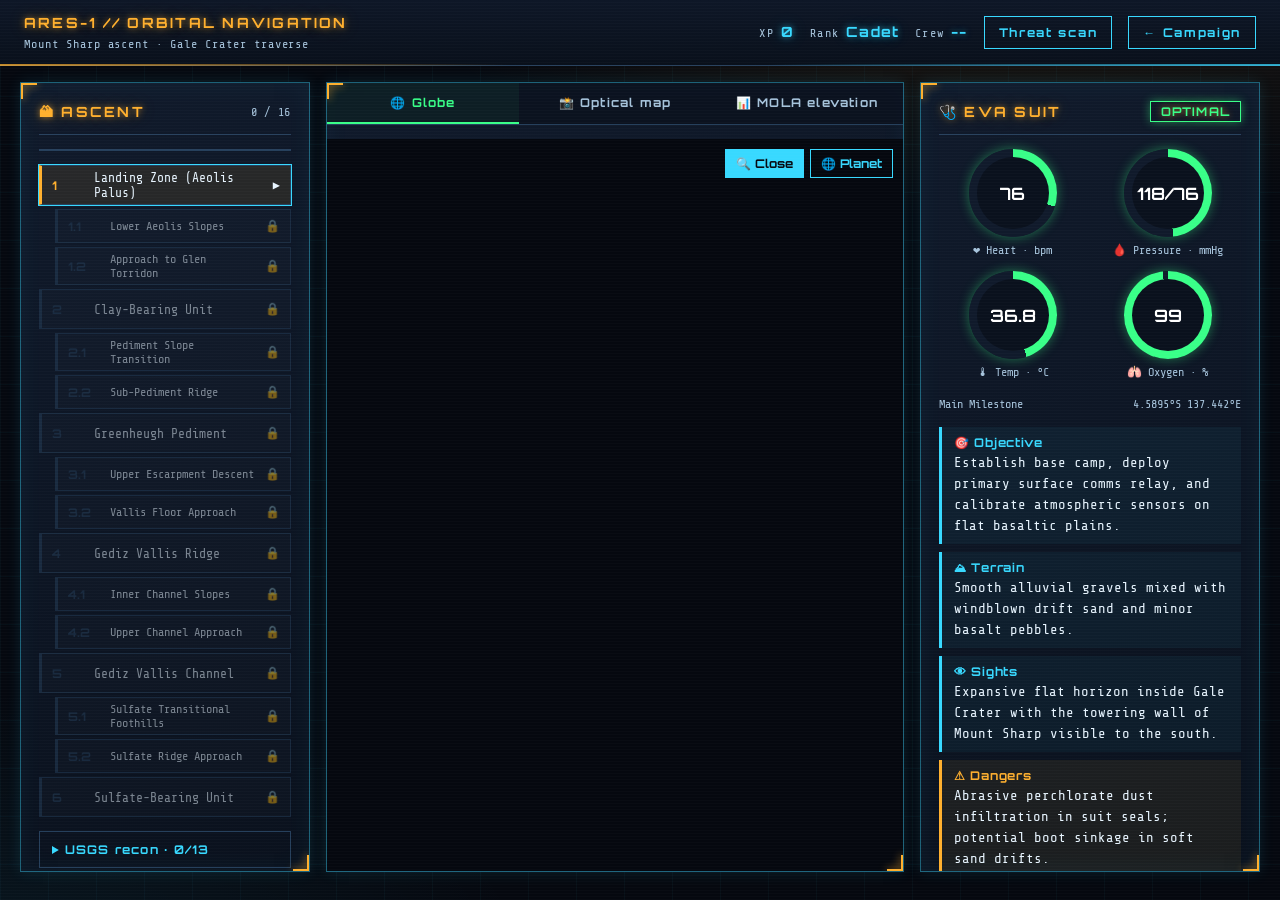
<file: orbital_maps.html>
<!DOCTYPE html>
<html lang="en">
<head>
  <meta charset="utf-8">
  <meta name="viewport" content="width=device-width, initial-scale=1">
  <title>ARES-1 // Orbital Navigation</title>
  
  <!-- ======================================================================
       EXTERNAL RESOURCES: Fonts, Shared Styles & Plotly
       ====================================================================== -->
  <link rel="stylesheet" href="https://fonts.googleapis.com/css2?family=Orbitron:wght@500;700&family=Share+Tech+Mono&display=swap">
  <link rel="stylesheet" href="campaign.css">
  <script src="https://cdn.plot.ly/plotly-2.27.0.min.js"></script>
  
  <style>
    /* ======================================================================
       1. MAP LAYOUT & STRUCTURE
       ====================================================================== */
    .map-layout { 
      display: grid; 
      grid-template-columns: 290px minmax(0, 1fr) 340px; 
      gap: 16px; 
      height: calc(100vh - 110px); 
      min-height: 520px; 
    }
    
    .map-layout > .panel { 
      min-height: 0; 
    }
    
    /* Progress Bar */
    .bar { 
      height: 8px; 
      background: var(--bg-0); 
      border: 1px solid var(--line); 
    }
    .bar i { 
      display: block; 
      height: 100%; 
      width: 0; 
      background: var(--green); 
      box-shadow: var(--glow-g); 
      transition: width .5s; 
    }
    
    .sub { 
      font-size: 12px; 
      color: var(--dim); 
      display: flex; 
      justify-content: space-between; 
      gap: 8px; 
    }

    /* ======================================================================
       2. LADDER (Mission Level Select UI)
       ====================================================================== */
    .ladder { 
      display: grid; 
      gap: 4px; 
    }
    
    .stop { 
      --c: var(--line); 
      display: grid; 
      grid-template-columns: 34px minmax(0, 1fr) auto; 
      align-items: center; 
      gap: 8px; 
      min-height: 40px; 
      padding: 4px 10px; 
      text-align: left; 
      color: var(--text); 
      font: 13px var(--mono); 
      background: rgba(255, 255, 255, .03); 
      border: 1px solid var(--line); 
      border-left: 3px solid var(--c); 
      cursor: pointer; 
    }
    .stop b { 
      font: 700 12px var(--head); 
      color: var(--c); 
    }
    
    .stop[data-t="transit"] { 
      margin-left: 16px; 
      min-height: 34px; 
      font-size: 12px; 
    }
    
    .stop[data-s="done"] { --c: var(--green); } 
    .stop[data-s="cur"] { --c: var(--amber); background: rgba(255, 176, 46, .1); } 
    .stop[data-s="lock"] { opacity: .5; }
    
    .stop[aria-current="true"] { outline: 1px solid var(--blue); }
    .stop:hover { border-color: var(--blue); }
    
    /* Landmark Accordion */
    details.lm { border: 1px solid var(--line); }
    details.lm summary { 
      padding: 10px 12px; 
      cursor: pointer; 
      color: var(--blue); 
      font: 700 12px var(--head); 
      letter-spacing: .1em; 
    }
    details.lm .ladder { padding: 0 8px 8px; }
    
    .lm-info { 
      margin: 0; 
      padding: 8px 12px; 
      font-size: 12px; 
      color: var(--dim); 
      border-left: 3px solid var(--blue); 
    }

    /* ======================================================================
       3. MAP DISPLAY TABS & VIEWS
       ====================================================================== */
    .map-display { padding: 0; }
    
    .map-tabs { 
      display: flex; 
      flex: none; 
      border-bottom: 1px solid var(--line); 
      background: rgba(10, 17, 29, .8); 
    }
    
    .tab-btn { 
      flex: 1; 
      padding: 12px 8px; 
      color: var(--dim); 
      font: 700 12px var(--head); 
      letter-spacing: .1em; 
      background: none; 
      border: 0; 
      border-bottom: 2px solid transparent; 
      cursor: pointer; 
    }
    .tab-btn:hover { color: var(--text); }
    .tab-btn.active { 
      color: var(--green); 
      border-bottom-color: var(--green); 
      background: rgba(57, 255, 136, .05); 
    }
    
    .map-view { 
      display: none; 
      flex: 1; 
      min-height: 0; 
      position: relative; 
      overflow: auto; 
      background: var(--bg-0); 
    }
    .map-view.active { display: block; }
    
    #mars-globe { 
      width: 100%; 
      height: 100%; 
      min-height: 380px; 
    }
    
    .zoom { 
      position: absolute; 
      top: 10px; 
      right: 10px; 
      z-index: 3; 
      display: flex; 
      gap: 6px; 
    }
    .zoom button { 
      padding: 6px 10px; 
      font: 700 12px var(--head); 
      color: var(--blue); 
      background: rgba(5, 8, 15, .8); 
      border: 1px solid var(--blue); 
      cursor: pointer; 
    }
    .zoom button[aria-pressed="true"] { 
      color: var(--bg-0); 
      background: var(--blue); 
    }
    
    .mapwrap { position: relative; }
    .mapwrap img { display: block; width: 100%; height: auto; }
    
    .pin { 
      position: absolute; 
      transform: translate(-50%, -50%); 
      display: flex; 
      align-items: center; 
      gap: 6px; 
      padding: 0; 
      font: 700 12px var(--head); 
      color: var(--amber); 
      background: none; 
      border: 0; 
      cursor: pointer; 
      text-shadow: 0 0 6px #000; 
    }
    .pin i { 
      width: 14px; 
      height: 14px; 
      border-radius: 50%; 
      background: var(--amber); 
      box-shadow: 0 0 0 4px rgba(255, 176, 46, .3), var(--glow-a); 
    }

    /* ======================================================================
       4. TELEMETRY GAUGES & INTEL DOSSIER
       ====================================================================== */
    .hud { 
      display: grid; 
      grid-template-columns: repeat(2, minmax(0, 1fr)); 
      gap: 12px 8px; 
    }
    
    @property --p { syntax: "<number>"; inherits: false; initial-value: 0; }
    
    .g { 
      --c: var(--green); 
      display: grid; 
      justify-items: center; 
      gap: 4px; 
      font-size: 12px; 
      color: var(--dim); 
    }
    .g[data-s="warn"] { --c: var(--amber); } 
    .g[data-s="crit"] { --c: var(--red); }
    
    .g i { 
      position: relative; 
      display: grid; 
      place-items: center; 
      width: 88px; 
      height: 88px; 
      border-radius: 50%; 
      background: conic-gradient(var(--c) calc(var(--p) * 360deg), var(--bg-2) 0); 
      transition: --p .7s; 
      box-shadow: 0 0 12px color-mix(in srgb, var(--c) 40%, transparent); 
    }
    .g i::before { 
      content: ""; 
      position: absolute; 
      inset: 8px; 
      border-radius: 50%; 
      background: var(--bg-1); 
    }
    .g b { 
      position: relative; 
      font: 700 17px var(--head); 
      color: #fff; 
    }
    
    .badge { 
      align-self: start; 
      padding: 2px 10px; 
      font: 700 12px var(--head); 
      letter-spacing: .1em; 
      color: var(--c, var(--green)); 
      border: 1px solid var(--c, var(--green)); 
    }
    
    .intel { 
      padding: 8px 12px; 
      border-left: 3px solid var(--blue); 
      background: rgba(56, 217, 255, .05); 
    }
    .intel[data-k="dangers"] { 
      border-color: var(--amber); 
      background: rgba(255, 176, 46, .07); 
    }
    .intel b { 
      display: block; 
      font: 700 12px var(--head); 
      letter-spacing: .06em; 
      color: var(--blue); 
    }
    .intel[data-k="dangers"] b { color: var(--amber); }
    .intel p { margin: 2px 0 0; }
    
    .go { 
      min-height: 46px; 
      font: 700 13px var(--head); 
      letter-spacing: .1em; 
      color: var(--bg-0); 
      background: var(--amber); 
      border: 0; 
      cursor: pointer; 
    }
    .go:disabled { opacity: .35; cursor: not-allowed; }
    .go.alt { 
      color: var(--blue); 
      background: transparent; 
      border: 1px solid var(--blue); 
    }
    
    .warn { 
      margin: 0; 
      padding: 8px 12px; 
      color: var(--red); 
      border: 1px solid var(--red); 
      background: rgba(255, 59, 87, .1); 
    }
    .warn a { color: #fff; }
    
    .toast { 
      position: fixed; 
      left: 50%; 
      bottom: 24px; 
      z-index: 60; 
      transform: translateX(-50%); 
      padding: 10px 18px; 
      color: var(--bg-0); 
      font: 700 13px var(--head); 
      background: var(--green); 
      box-shadow: var(--glow-g); 
    }
    
    .stat[data-s="crit"] b { color: var(--red); text-shadow: none; } 
    .stat[data-s="warn"] b { color: var(--amber); text-shadow: none; }
    
    @media (max-width: 1100px) { 
      .map-layout { grid-template-columns: minmax(0, 1fr); height: auto; } 
      .map-display { height: 72vh; } 
      .stage { height: auto; } 
    }
  </style>
</head>
<body>
  
  <!-- ======================================================================
       HEADER
       ====================================================================== -->
  <header class="top">
    <div>
      <h1>ARES-1 // Orbital navigation</h1>
      <div class="top__sub">Mount Sharp ascent · Gale Crater traverse</div>
    </div>
    <div class="top__right">
      <span class="stat">XP <b id="xp">0</b></span>
      <span class="stat">Rank <b id="rank">Cadet</b></span>
      <span class="stat" id="crew-st">Crew <b id="crew">--</b></span>
      <a class="back" href="weather.html">Threat scan</a>
      <a class="back" href="campaign.html">← Campaign</a>
    </div>
  </header>

  <!-- ======================================================================
       MAIN CONTENT: Three-Column Layout
       ====================================================================== -->
  <main class="stage" style="grid-template-columns: 1fr">
    <div class="map-layout">

      <!-- LEFT: Ascent Route & USGS Recon -->
      <section class="panel" aria-label="Mission">
        <h2><span class="h2__t">🏔 Ascent</span><em id="prog-t">0 / 0</em></h2>
        <div class="bar" aria-hidden="true"><i id="prog"></i></div>
        <div class="ladder" id="ladder"></div>
        <details class="lm" id="lm-box">
          <summary id="lm-t">USGS recon</summary>
          <div class="ladder" id="lm-list"></div>
        </details>
        <p class="lm-info" id="lm-info" hidden></p>
      </section>

      <!-- CENTER: Map Display (Globe, Optical, MOLA) -->
      <section class="panel map-display" aria-label="Map">
        <div class="map-tabs" role="tablist">
          <button class="tab-btn active" data-tab="tab-3d" role="tab">🌐 Globe</button>
          <button class="tab-btn" data-tab="tab-opt" role="tab">📸 Optical map</button>
          <button class="tab-btn" data-tab="tab-mola" role="tab">📊 MOLA elevation</button>
        </div>
        
        <div id="tab-3d" class="map-view active">
          <div class="zoom">
            <button type="button" id="z-t" aria-pressed="true">🔍 Close</button>
            <button type="button" id="z-g" aria-pressed="false">🌐 Planet</button>
          </div>
          <div id="mars-globe" role="img" aria-label="3D globe of Mars with your route up Mount Sharp"></div>
        </div>
        
        <div id="tab-opt" class="map-view">
          <div class="mapwrap">
            <img src="map_of_mars.jpg" alt="Mars global optical map">
            <button class="pin" type="button"><i></i>Route</button>
          </div>
        </div>
        
        <div id="tab-mola" class="map-view">
          <div class="mapwrap">
            <img src="TES_mola.jpg" alt="MOLA elevation map">
            <button class="pin" type="button"><i></i>Route</button>
          </div>
        </div>
      </section>

      <!-- RIGHT: Suit Telemetry & Intel -->
      <section class="panel" aria-label="Telemetry and intel">
        <h2><span class="h2__t">🩺 EVA suit</span><span class="badge" id="st">--</span></h2>
        <div class="hud" id="hud"></div>
        <div class="sub"><span id="stop-t">--</span><span id="stop-c">--</span></div>
        <div id="intel" style="display:grid;gap:8px"></div>
        <p class="warn" id="stand" hidden></p>
        <button class="go" id="go" type="button">Complete stop</button>
        <button class="go alt" id="reset" type="button" style="min-height:34px">Restart mission</button>
      </section>

    </div>
  </main>
  
  <div class="toast" id="toast" role="status" hidden></div>

  <!-- ======================================================================
       SCRIPTS
       ====================================================================== -->
  <script src="mars_data.js"></script>
  <script>window.MARS_GLOBE_NO_CONTROLS = true;</script>
  <script src="mars-globe.js"></script>
  <script>
    /* ==========================================================================
       All content comes from shared data: mars_data.js (waypoints, landmarks) 
       and localStorage ares1.* (written by weather.html).
       Nothing about stops, vitals or landmarks is hardcoded into this page.
       ========================================================================== */
    (function () {
      "use strict";
      
      // --- 1. Utilities & Data Initialization ---
      const $ = (id) => document.getElementById(id);
      const $$ = (s) => [...document.querySelectorAll(s)];
      
      // LocalStorage helpers
      const ls = (k, v) => { 
        try { 
          if (v === undefined) return localStorage.getItem("ares1." + k); 
          localStorage.setItem("ares1." + k, v); 
        } catch (e) {} 
        return null; 
      };
      
      const rd = (k, d) => { 
        try { 
          const v = JSON.parse(ls(k)); 
          return v == null ? d : v; 
        } catch (e) { 
          return d; 
        } 
      };
      
      const esc = (t) => String(t).replace(/[&<>"]/g, (c) => ({ "&": "&amp;", "<": "&lt;", ">": "&gt;", '"': "&quot;" }[c]));
      const nl = (lon) => ((((+lon + 180) % 360) + 360) % 360) - 180;
      const clamp = (v) => Math.max(0, Math.min(1, v));
      const lvl = (v, a, b, w) => (v >= a && v <= b ? "ok" : v >= a - w && v <= b + w ? "warn" : "crit");
      
      const D = window.MARS_DATA || {};
      const W = D.waypoints || [];
      const LM = D.landmarks || [];
      
      if (!W.length) { 
        $("ladder").textContent = "No waypoints in mars_data.js. Re-run export_data.py."; 
        return; 
      }

      const isMain = (w) => w.type === "Main Milestone";
      const pts = (w) => (isMain(w) ? 100 : 40);
      const code = (w) => (/^(?:Transit )?([\d.]+):/.exec(w.name) || [, ""])[1];
      const label = (w) => w.name.replace(/^(?:Transit )?[\d.]+:\s*/, "");
      const short = (w) => label(w).replace(/\s*\(.*\)/, "");
      
      const RANKS = [[0, "Cadet"], [250, "Surveyor"], [600, "Pathfinder"], [1000, "Summiteer"]];
      const STATUS = { 
        OPTIMAL: "ok", 
        ACTIVE: "ok", 
        EXERTION: "warn", 
        "HIGH LOAD": "warn", 
        CAUTION: "warn", 
        "COLD ZONE": "warn", 
        "PEAK ALERT": "crit" 
      };
      const COL = { ok: "var(--green)", warn: "var(--amber)", crit: "var(--red)" };

      let done = new Set(rd("done", []));
      let found = new Set(rd("lm", []));
      let view = 0;
      let close = true;
      
      const cur = () => { 
        const i = W.findIndex((w) => !done.has(w.id)); 
        return i < 0 ? W.length : i; 
      };
      
      const xp = () => W.reduce((t, w) => t + (done.has(w.id) ? pts(w) : 0), 0) + found.size * 10;
      
      const save = () => { 
        ls("done", JSON.stringify([...done])); 
        ls("lm", JSON.stringify([...found])); 
      };
      
      function toast(t) { 
        const e = $("toast"); 
        e.textContent = t; 
        e.hidden = false; 
        clearTimeout(toast.t); 
        toast.t = setTimeout(() => (e.hidden = true), 2600); 
      }

      /* ======================================================================
         2. LEFT PANEL: Ladder & Landmark Recon
         ====================================================================== */
      function drawLadder() {
        const c = cur();
        
        $("ladder").innerHTML = W.map((w, i) => {
          const s = done.has(w.id) ? "done" : i === c ? "cur" : "lock";
          const icon = s === "done" ? "✔" : s === "lock" ? "🔒" : "▶";
          const currentAttr = i === view ? 'aria-current="true"' : "";
          
          return `<button type="button" class="stop" data-i="${i}" data-s="${s}" data-t="${isMain(w) ? "main" : "transit"}" ${currentAttr}>
                    <b>${code(w)}</b>
                    <span>${esc(label(w))}</span>
                    <small>${icon}</small>
                  </button>`;
        }).join("");
        
        $("prog").style.width = (done.size / W.length) * 100 + "%";
        $("prog-t").textContent = done.size + " / " + W.length;
        $("lm-t").textContent = `USGS recon · ${found.size}/${LM.length}`;
        
        $("lm-list").innerHTML = LM.map((l, i) => {
          const isFound = found.has(l.name);
          return `<button type="button" class="stop" data-lm="${i}" data-s="${isFound ? "done" : "cur"}" style="grid-template-columns:1fr auto">
                    <span>${esc(l.name)}</span>
                    <small>${isFound ? "✔" : "+10"}</small>
                  </button>`;
        }).join("");
      }

      /* ======================================================================
         3. RIGHT PANEL: Suit Telemetry (Tweened Gauges) & Intel Dossier
         ====================================================================== */
      const G = [
        ["❤️ Heart", "bpm", 40, 160], 
        ["🩸 Pressure", "mmHg", 70, 170], 
        ["🌡 Temp", "°C", 35, 39], 
        ["🫁 Oxygen", "%", 50, 100]
      ];
      
      $("hud").innerHTML = G.map((g) => `
        <div class="g">
          <i><b></b></i>
          <span>${g[0]} · ${g[1]}</span>
        </div>
      `).join("");
      
      function drawHUD(w) {
        const v = w.vitals;
        const sys = parseInt(v.bp, 10);
        const vals = [
          [v.hr, v.hr, lvl(v.hr, 60, 100, 15)], 
          [v.bp, sys, lvl(sys, 90, 130, 12)], 
          [v.temp.toFixed(1), v.temp, lvl(v.temp, 36.1, 37.3, .5)], 
          [v.o2, v.o2, v.o2 >= 90 ? "ok" : v.o2 >= 75 ? "warn" : "crit"]
        ];
        
        $$("#hud .g").forEach((el, k) => {
          el.dataset.s = vals[k][2]; 
          el.querySelector("b").textContent = vals[k][0];
          el.querySelector("i").style.setProperty("--p", clamp((vals[k][1] - G[k][2]) / (G[k][3] - G[k][2])));
        });
        
        const s = STATUS[v.status] || "warn";
        const b = $("st"); 
        
        b.textContent = v.status; 
        b.style.setProperty("--c", COL[s]);
      }
      
      const INTEL = [
        ["objective", "🎯 Objective"], 
        ["terrain", "⛰ Terrain"], 
        ["sights", "👁 Sights"], 
        ["dangers", "⚠ Dangers"], 
        ["weather", "🌦 Weather"]
      ];
      
      function drawIntel() {
        const w = W[view];
        const c = cur();
        const locked = view > c;
        
        $("stop-t").textContent = w.type; 
        $("stop-c").textContent = `${Math.abs(w.lat)}°${w.lat < 0 ? "S" : "N"} ${nl(w.lon).toFixed(3)}°E`;
        
        if (locked) {
          $("intel").innerHTML = `<div class="intel"><b>🔒 Classified</b><p>Complete “${esc(label(W[c]))}” to unlock intel for this stop.</p></div>`;
        } else {
          $("intel").innerHTML = INTEL.map(([k, t]) => `
            <div class="intel" data-k="${k}">
              <b>${t}</b>
              <p>${esc(w[k])}</p>
            </div>
          `).join("");
        }
        
        drawHUD(locked ? W[c] || W[W.length - 1] : w);
      }
      
      function stressNow() { 
        const raw = ls("stress"); 
        return raw === null || raw === "" ? null : +raw; 
      }
      
      function drawAction() {
        const c = cur();
        const s = stressNow();
        const stood = s !== null && s > 32;
        const go = $("go");
        const all = c >= W.length;
        
        $("crew").textContent = s === null ? "--" : `0${ls("crew") || 1} · ${s}/48`;
        $("crew-st").dataset.s = s === null ? "" : s > 32 ? "crit" : s > 16 ? "warn" : "";
        
        const sd = $("stand"); 
        sd.hidden = !(stood && !all);
        
        if (stood) {
          sd.innerHTML = `Crew 0${esc(ls("crew") || 1)} is stood down (stress ${s}/48). Rest or switch crew in the <a href="weather.html">mind check</a> before the next stop.`;
        }
        
        go.className = "go"; 
        go.disabled = false;
        
        if (all) { 
          go.textContent = "🏔 Summit reached · replay"; 
          go.dataset.a = "reset"; 
        } else if (view !== c) { 
          go.textContent = "Go to current stop"; 
          go.dataset.a = "cur"; 
          go.classList.add("alt"); 
        } else { 
          go.textContent = `Complete stop (+${pts(W[c])} XP)`; 
          go.dataset.a = "done"; 
          go.disabled = stood; 
        }
        
        $("reset").hidden = all;
      }
      
      function drawStats() {
        const x = xp(); 
        $("xp").textContent = x; 
        $("rank").textContent = RANKS.filter((r) => x >= r[0]).pop()[1];
      }

      /* ======================================================================
         4. GLOBE INTEGRATION (mars-globe.js)
         ====================================================================== */
      function traces() {
        const dl = { lat: [], lon: [] };
        const pl = { lat: [], lon: [] };
        const c = cur();
        
        for (let i = 0; i < W.length - 1; i++) {
          const t = done.has(W[i].id) && done.has(W[i + 1].id) ? dl : pl;
          t.lat.push(W[i].lat, W[i + 1].lat, null); 
          t.lon.push(nl(W[i].lon), nl(W[i + 1].lon), null);
        }
        
        const line = (t, color, dash) => ({ 
          type: "scattergeo", 
          mode: "lines", 
          lat: t.lat, 
          lon: t.lon, 
          line: { width: 3, color, dash }, 
          hoverinfo: "skip" 
        });
        
        const col = (w, i) => (done.has(w.id) ? "#39ff88" : i === c ? "#ffb02e" : "#5b6f86");
        
        return [
          line(dl, "#39ff88", "solid"), 
          line(pl, "#5b6f86", "dot"), 
          {
            type: "scattergeo", 
            mode: "markers+text", 
            lat: W.map((w) => w.lat), 
            lon: W.map((w) => nl(w.lon)),
            text: W.map((w) => (isMain(w) ? short(w) : "")), 
            textposition: "top right", 
            textfont: { color: "#e8f5ff", size: 10 },
            hovertext: W.map((w) => w.name), 
            hoverinfo: "text",
            marker: { 
              size: W.map((w, i) => (i === c ? 18 : isMain(w) ? 13 : 8)), 
              color: W.map(col), 
              symbol: W.map((w) => (isMain(w) ? "diamond" : "circle")), 
              line: { width: 1, color: "#fff" } 
            }
          }
        ];
      }
      
      const globe = () => window.MarsGlobe;
      
      function drawGlobe(fly) {
        if (!globe()) return;
        globe().setMission(traces());
        if (fly) {
          globe().flyTo(W[view].lat, W[view].lon, close ? 250 : 1);
        }
      }

      function render(fly) {
        drawLadder(); 
        drawIntel(); 
        drawAction(); 
        drawStats(); 
        drawGlobe(fly);
        
        // Sync live checkpoint data with localStorage for weather.html / vitals.js
        const w = W[Math.min(cur(), W.length - 1)];
        const v = w.vitals;               
        
        ls("wp", w.id); 
        ls("hr", v.hr); 
        ls("bp", v.bp); 
        ls("temp", v.temp); 
        ls("o2", v.o2); 
        ls("status", v.status);
      }

      /* ======================================================================
         5. EVENT LISTENERS
         ====================================================================== */
      $("ladder").addEventListener("click", (e) => {
        const b = e.target.closest(".stop"); 
        if (!b) return;
        
        const i = +b.dataset.i;
        if (i > cur()) { 
          toast("🔒 Locked · finish the stop before it"); 
          return; 
        }
        
        view = i; 
        render(true);
      });
      
      $("lm-list").addEventListener("click", (e) => {
        const b = e.target.closest("[data-lm]"); 
        if (!b) return;
        
        const l = LM[+b.dataset.lm];
        const first = !found.has(l.name);
        
        found.add(l.name); 
        save();
        
        $("lm-info").hidden = false; 
        $("lm-info").innerHTML = `<b>${esc(l.name)}</b> · ${esc(l.type.split(",")[0])} · Ø ${l.diameterKm} km<br>${esc(l.origin)}`;
        
        switchTab("tab-3d"); 
        
        if (globe()) globe().flyTo(l.lat, l.lon, 2.2);
        if (first) toast("🛰 Landmark logged · +10 XP");
        
        drawLadder(); 
        drawStats();
      });
      
      $("go").addEventListener("click", () => {
        const a = $("go").dataset.a;
        const c = cur();
        
        if (a === "cur") { 
          view = Math.min(c, W.length - 1); 
          render(true); 
        }
        else if (a === "reset") { 
          done = new Set(); 
          view = 0; 
          save(); 
          render(true); 
        }
        else if (a === "done") {
          done.add(W[c].id); 
          save();
          
          const n = cur();
          const main = isMain(W[c]);
          
          view = Math.min(n, W.length - 1);
          toast(n >= W.length ? "🏔 Summit reached · Mount Sharp ascent complete" : `${main ? "◆ Milestone" : "Stop"} cleared · +${pts(W[c])} XP`);
          render(true);
        }
      });
      
      $("reset").addEventListener("click", () => { 
        if (confirm("Restart the ascent? Landmark recon is kept.")) { 
          done = new Set(); 
          view = 0; 
          save(); 
          render(true); 
        } 
      });
      
      function setClose(on) { 
        close = on; 
        $("z-t").setAttribute("aria-pressed", on); 
        $("z-g").setAttribute("aria-pressed", !on); 
        if (globe()) globe().flyTo(W[view].lat, W[view].lon, on ? 250 : 1); 
      }
      
      $("z-t").addEventListener("click", () => setClose(true)); 
      $("z-g").addEventListener("click", () => setClose(false));

      function switchTab(id) {
        $$(".map-view").forEach((el) => el.classList.toggle("active", el.id === id));
        $$(".tab-btn").forEach((b) => b.classList.toggle("active", b.dataset.tab === id));
        if (id === "tab-3d" && window.Plotly) {
          setTimeout(() => Plotly.Plots.resize("mars-globe"), 30);
        }
      }
      
      $$(".tab-btn").forEach((b) => b.addEventListener("click", () => switchTab(b.dataset.tab)));
      
      // Setup Pins on Static Maps (Offset matches map.js correction for MOLA black bars)
      $$(".pin").forEach((p, k) => {                                              
        const a = W[0];
        const x = (nl(a.lon) + 180) / 360;
        const yo = (90 - a.lat) / 180;
        const ym = (549.2 - ((a.lat + 90) / 180) * 512) / 572;
        
        p.style.left = x * 100 + "%"; 
        p.style.top = (k ? ym : yo) * 100 + "%";
        p.addEventListener("click", () => { 
          switchTab("tab-3d"); 
          drawGlobe(true); 
        });
      });
      
      // Update UI if stress changes on the weather.html page
      addEventListener("storage", (e) => { 
        if (e.key && e.key.indexOf("ares1.") === 0) drawAction(); 
      });

      /* ======================================================================
         6. INITIALIZATION
         ====================================================================== */
      view = Math.min(cur(), W.length - 1);
      render(false);
      
      setTimeout(() => drawGlobe(true), 400);
      
    })();
  </script>
</body>
</html>
</file>
<file: campaign.css>
/* ==========================================================================
   ARES-1 // campaign.css — Quest Select & Onboarding Tutorial
   ========================================================================== */

/* ==========================================================================
   1. GLOBAL VARIABLES & BASE STYLES
   ========================================================================== */
:root {
  --bg-0: #05080f; 
  --bg-1: #0a111d; 
  --bg-2: #101a2b; 
  --line: #26405c;
  --text: #e8f5ff; 
  --dim: #a7c4dc;
  
  /* Brand Colors */
  --green: #39ff88; 
  --blue: #38d9ff; 
  --amber: #ffb02e; 
  --red: #ff3b57;
  
  /* Glow Effects */
  --glow-b: 0 0 6px rgba(56, 217, 255, .55), 0 0 18px rgba(56, 217, 255, .22);
  --glow-g: 0 0 6px rgba(57, 255, 136, .6), 0 0 18px rgba(57, 255, 136, .28);
  --glow-a: 0 0 6px rgba(255, 176, 46, .6), 0 0 18px rgba(255, 176, 46, .28);
  
  /* Typography */
  --head: "Orbitron", "Rajdhani", "Segoe UI", sans-serif;
  --mono: "Share Tech Mono", "Consolas", "Menlo", monospace;
  
  /* Spacing */
  --pad: 18px; 
  --gap: 16px;
}

* { 
  box-sizing: border-box; 
}

[hidden] { 
  display: none !important; 
}

html { 
  background: var(--bg-0); 
}

body {
  margin: 0; 
  min-height: 100vh; 
  color: var(--text); 
  font: 14px/1.5 var(--mono);
  background:
    linear-gradient(rgba(56, 217, 255, .035) 1px, transparent 1px) 0 0 / 48px 48px,
    linear-gradient(90deg, rgba(56, 217, 255, .035) 1px, transparent 1px) 0 0 / 48px 48px,
    radial-gradient(1100px 520px at 80% -10%, rgba(255, 176, 46, .12), transparent 60%),
    radial-gradient(900px 500px at 0% 110%, rgba(56, 217, 255, .08), transparent 60%), 
    var(--bg-0);
}

/* CRT Scanline Effect Overlay */
body::after { 
  content: ""; 
  position: fixed; 
  inset: 0; 
  pointer-events: none; 
  z-index: 50;
  background: repeating-linear-gradient(0deg, rgba(255, 255, 255, .02) 0 1px, transparent 1px 3px); 
}

a { 
  color: inherit; 
} 

small { 
  font-size: 12px; 
}

:focus-visible { 
  outline: 2px solid var(--blue); 
  outline-offset: 2px; 
}

/* ==========================================================================
   2. HEADER (Top Navigation)
   ========================================================================== */
.top { 
  position: relative; 
  display: flex; 
  align-items: center; 
  justify-content: space-between; 
  gap: var(--gap); 
  flex-wrap: wrap;
  padding: 12px 24px; 
  background: linear-gradient(180deg, #0e1727, #09101b); 
  border-bottom: 1px solid var(--line); 
}

.top::after { 
  content: ""; 
  position: absolute; 
  left: 0; 
  right: 0; 
  bottom: -1px; 
  height: 2px; 
  opacity: .75;
  background: linear-gradient(90deg, var(--amber), transparent 40%, transparent 60%, var(--blue)); 
}

h1, .panel > h2 { 
  margin: 0; 
  font: 700 14px/1.5 var(--head); 
  letter-spacing: .16em; 
  text-transform: uppercase; 
  color: var(--amber); 
  text-shadow: var(--glow-a); 
}

.top__sub { 
  margin-top: 2px; 
  font-size: 12px; 
  letter-spacing: .08em; 
  color: var(--dim); 
}

.top__right { 
  display: flex; 
  align-items: center; 
  gap: var(--gap); 
  flex-wrap: wrap; 
}

.stat { 
  font-size: 12px; 
  letter-spacing: .1em; 
  color: var(--dim); 
}

.stat b { 
  font: 700 14px var(--head); 
  color: var(--blue); 
  text-shadow: var(--glow-b); 
}

.stat.is-done b { 
  color: var(--green); 
  text-shadow: var(--glow-g); 
}

.back { 
  padding: 8px 14px; 
  font: 700 12px var(--head); 
  letter-spacing: .14em; 
  text-decoration: none; 
  color: var(--blue); 
  border: 1px solid var(--blue); 
  transition: .15s; 
}

.back:hover { 
  background: rgba(56, 217, 255, .18); 
  color: #fff; 
  box-shadow: var(--glow-b); 
}

/* ==========================================================================
   3. CINEMATIC SPLIT SCREEN LAYOUT
   ========================================================================== */
.stage { 
  display: grid; 
  gap: var(--gap); 
  padding: 20px; 
  grid-template-columns: minmax(320px, 400px) minmax(0, 1fr); 
  align-items: stretch; 
}

@media (min-width: 961px) and (min-height: 700px) {
  body { 
    height: 100vh; 
    height: 100dvh; 
    overflow: hidden; 
    display: grid; 
    grid-template-rows: auto minmax(0, 1fr); 
  }
  .stage { 
    min-height: 0; 
    padding: 16px 20px 20px; 
  }
  .panel { 
    min-height: 0; 
  }
}

@media (max-width: 960px) { 
  .stage { 
    grid-template-columns: minmax(0, 1fr); 
    padding: 12px; 
  } 
}

/* Main Interactive Panels */
.panel {
  position: relative; 
  display: flex; 
  flex-direction: column; 
  gap: 14px; 
  min-width: 0; 
  padding: var(--pad);
  overflow-x: hidden; 
  overflow-y: auto; 
  container-type: inline-size;
  background: linear-gradient(160deg, var(--bg-2), var(--bg-1)); 
  border: 1px solid rgba(56, 217, 255, .4);
  box-shadow: inset 0 0 26px rgba(56, 217, 255, .05), 0 0 14px rgba(56, 217, 255, .12);
}

/* Panel Corner Brackets */
.panel::before, .panel::after { 
  content: ""; 
  position: absolute; 
  width: 14px; 
  height: 14px; 
  pointer-events: none; 
  border: 2px solid var(--amber); 
  filter: drop-shadow(0 0 4px var(--amber)); 
}
.panel::before { top: 0; left: 0; border-right: 0; border-bottom: 0; }
.panel::after  { bottom: 0; right: 0; border-left: 0; border-top: 0; }

.panel > h2 { 
  flex: none; 
  display: flex; 
  align-items: center; 
  justify-content: space-between; 
  flex-wrap: wrap; 
  gap: 6px 12px; 
  padding-bottom: 12px; 
  border-bottom: 1px solid var(--line); 
}

.h2__t { 
  display: inline-flex; 
  align-items: center; 
  gap: 10px; 
}

.q { 
  padding: 4px 6px; 
  font: 700 12px/1 var(--head); 
  font-style: normal; 
  letter-spacing: .04em; 
  color: var(--bg-0); 
  background: var(--amber); 
  text-shadow: none; 
  box-shadow: var(--glow-a); 
}

.panel > h2 em { 
  font: normal 12px/1.5 var(--mono); 
  letter-spacing: .06em; 
  color: var(--dim); 
  text-shadow: none; 
}

.label { 
  font: 12px/1.5 var(--mono); 
  letter-spacing: .14em; 
  color: var(--dim); 
  text-transform: uppercase; 
}

/* Thin Neon Scrollbars */
.panel { 
  scrollbar-width: thin; 
  scrollbar-color: #38d9ff #05080f; 
}
.panel::-webkit-scrollbar { 
  width: 8px; 
  height: 8px; 
}
.panel::-webkit-scrollbar-track { 
  background: #05080f; 
  border-left: 1px solid rgba(56, 217, 255, .18); 
}
.panel::-webkit-scrollbar-thumb { 
  background: linear-gradient(180deg, #38d9ff, #39ff88); 
  border-radius: 4px; 
  box-shadow: inset 0 0 3px rgba(255, 255, 255, .55), 0 0 8px #38d9ff; 
}

/* ==========================================================================
   4. LEFT PANEL: Route Timeline & Checkpoints
   ========================================================================== */
.mission { 
  margin: 0; 
  padding: 10px 12px; 
  font-size: 12px; 
  line-height: 1.5; 
  color: var(--dim); 
  border-left: 3px solid var(--amber); 
  background: rgba(255, 176, 46, .06); 
}

.mission b { 
  display: block; 
  font: 700 14px var(--head); 
  letter-spacing: .08em; 
  color: #fff; 
}

.progress { 
  flex: none; 
  height: 6px; 
  background: var(--bg-0); 
  border: 1px solid var(--line); 
}

.progress i { 
  display: block; 
  height: 100%; 
  width: 0; 
  background: linear-gradient(90deg, var(--blue), var(--green)); 
  box-shadow: var(--glow-g); 
  transition: width .4s; 
}

.route { 
  list-style: none; 
  margin: 0; 
  padding: 0; 
  position: relative; 
  display: grid; 
  gap: 6px; 
}

/* Vertical Timeline Connecting Line */
.route::before { 
  content: ""; 
  position: absolute; 
  left: 25px; 
  top: 20px; 
  bottom: 20px; 
  width: 2px;
  background: repeating-linear-gradient(180deg, var(--line) 0 6px, transparent 6px 10px); 
}

/* Individual Checkpoint Node */
.cp { 
  --c: var(--green); 
  position: relative; 
  display: grid; 
  grid-template-columns: 40px minmax(0, 1fr) auto; 
  align-items: center; 
  gap: 4px 12px; 
  width: 100%; 
  padding: 10px 12px 10px 6px;
  font: inherit; 
  text-align: left; 
  color: var(--text); 
  background: rgba(255, 255, 255, .02); 
  border: 1px solid transparent; 
  cursor: pointer; 
  transition: .15s; 
}

.cp[data-sev="warning"] { --c: var(--amber); } 
.cp[data-sev="critical"] { --c: var(--red); }

.cp:hover { 
  border-color: var(--line); 
  background: rgba(56, 217, 255, .06); 
}

.cp__n { 
  position: relative; 
  z-index: 1; 
  display: grid; 
  place-items: center; 
  width: 40px; 
  height: 40px; 
  font: 700 14px var(--head); 
  color: var(--c);
  background: var(--bg-0); 
  border: 2px solid var(--c); 
  border-radius: 50%; 
  box-shadow: 0 0 8px color-mix(in srgb, var(--c) 50%, transparent); 
}

.cp__t b { 
  display: block; 
  font: 700 14px/1.5 var(--head); 
  letter-spacing: .04em; 
  color: #fff; 
}

.cp__t small { 
  color: var(--dim); 
}

.cp__leg { 
  font-size: 12px; 
  color: var(--dim); 
  text-align: right; 
  white-space: nowrap; 
}

.cp.is-visited .cp__n::after { 
  content: "✓"; 
  position: absolute; 
  right: -6px; 
  top: -6px; 
  display: grid; 
  place-items: center; 
  width: 16px; 
  height: 16px; 
  font: 700 12px/1 var(--mono); 
  color: var(--bg-0); 
  background: var(--green); 
  border-radius: 50%; 
}

.cp.is-active { 
  border-color: var(--amber); 
  background: linear-gradient(90deg, rgba(255, 176, 46, .14), transparent); 
  box-shadow: inset 3px 0 0 var(--amber); 
}

.cp.is-active .cp__n { 
  background: var(--c); 
  color: var(--bg-0); 
}

/* ==========================================================================
   5. RIGHT PANEL: Briefing Area, Rover POV & Map
   ========================================================================== */
.row2 { 
  display: grid; 
  gap: var(--gap); 
  grid-template-columns: minmax(0, 1.5fr) minmax(0, 1fr); 
  align-items: stretch; 
}

@container (max-width: 700px) { 
  .row2 { grid-template-columns: minmax(0, 1fr); } 
}

/* Rover POV (Simulated Camera Feed) */
.pov { 
  --sky1: #2b1d1a; 
  --sky2: #c9824f; 
  --far: #5a3322; 
  --near: #3a2016; 
  --ridge: polygon(0 62%, 18% 52%, 34% 60%, 52% 44%, 70% 58%, 100% 48%, 100% 100%, 0 100%);
  position: relative; 
  aspect-ratio: 16 / 9; 
  min-height: 190px; 
  overflow: hidden; 
  background: var(--bg-0); 
  border: 1px solid var(--blue); 
  box-shadow: var(--glow-b); 
  isolation: isolate; 
}

.pov__scene { 
  position: absolute; 
  inset: 0; 
  background: var(--pov-img, none) center / cover, linear-gradient(180deg, var(--sky1), var(--sky2) 62%); 
  animation: tear 7s steps(1) infinite; 
}

.pov__scene::before { 
  content: ""; 
  position: absolute; 
  inset: 0; 
  background: var(--far); 
  clip-path: var(--ridge); 
  opacity: .85; 
}

.pov__scene::after { 
  content: ""; 
  position: absolute; 
  left: -5%; 
  right: -5%; 
  bottom: 0; 
  height: 38%; 
  background: linear-gradient(180deg, var(--near), #140a07); 
  clip-path: polygon(0 30%, 22% 12%, 45% 28%, 70% 10%, 100% 26%, 100% 100%, 0 100%); 
}

/* POV Effects Overlay */
.pov__fx { 
  position: absolute; 
  inset: 0; 
  pointer-events: none; 
  z-index: 2;
  background: repeating-linear-gradient(0deg, rgba(0, 0, 0, .28) 0 1px, transparent 1px 3px),
              radial-gradient(ellipse at center, transparent 55%, rgba(0, 0, 0, .65)); 
}

.pov__noise { 
  position: absolute; 
  inset: -10%; 
  z-index: 2; 
  opacity: .16; 
  mix-blend-mode: screen; 
  pointer-events: none; 
  animation: noise .5s steps(4) infinite;
  background-image: url("data:image/svg+xml,%3Csvg xmlns='http://www.w3.org/2000/svg' width='140' height='140'%3E%3Cfilter id='n'%3E%3CfeTurbulence type='fractalNoise' baseFrequency='.9' numOctaves='2'/%3E%3C/filter%3E%3Crect width='140' height='140' filter='url(%23n)'/%3E%3C/svg%3E"); 
}

.pov__bar { 
  position: absolute; 
  left: 0; 
  right: 0; 
  height: 14%; 
  z-index: 2; 
  pointer-events: none; 
  background: linear-gradient(180deg, transparent, rgba(56, 217, 255, .22), transparent); 
  animation: sweep 4.5s linear infinite; 
}

/* POV UI Elements */
.pov__ui { 
  position: absolute; 
  inset: 8px; 
  z-index: 3; 
  display: grid; 
  grid-template: auto 1fr auto / 1fr 1fr; 
  font-size: 12px; 
  letter-spacing: .08em; 
  color: var(--blue); 
  text-shadow: 0 0 6px rgba(56, 217, 255, .8), 1px 0 rgba(255, 59, 87, .6), -1px 0 rgba(57, 255, 136, .6); 
}

.pov__ui > :nth-child(even) { text-align: right; }
.pov__ui > :nth-child(n+3) { align-self: end; }

.pov__rec::before { 
  content: "● "; 
  color: var(--red); 
  animation: blink 1s steps(1) infinite; 
}

.pov__cross { 
  position: absolute; 
  left: 50%; 
  top: 50%; 
  z-index: 3; 
  width: 36px; 
  height: 36px; 
  margin: -18px 0 0 -18px; 
  border: 1px solid rgba(56, 217, 255, .7); 
  border-radius: 50%; 
}

.pov__cross::before, .pov__cross::after { 
  content: ""; 
  position: absolute; 
  background: rgba(56, 217, 255, .7); 
}
.pov__cross::before { left: 50%; top: -8px; bottom: -8px; width: 1px; } 
.pov__cross::after { top: 50%; left: -8px; right: -8px; height: 1px; }

.pov__ph { 
  position: absolute; 
  left: 50%; 
  bottom: 30%; 
  z-index: 3; 
  transform: translateX(-50%); 
  padding: 2px 10px; 
  font-size: 12px; 
  letter-spacing: .14em; 
  white-space: nowrap; 
  color: var(--amber); 
  border: 1px dashed var(--amber); 
  background: rgba(5, 8, 15, .6); 
}

/* Tactical Schematic Map */
.tmap { 
  position: relative; 
  min-height: 190px; 
  border: 1px solid var(--line); 
  background: var(--bg-0); 
}

.tmap svg { 
  display: block; 
  width: 100%; 
  height: 100%; 
}

.tmap .g { 
  stroke: rgba(56, 217, 255, .16); 
  stroke-width: 1; 
}

.tmap .ring { 
  fill: none; 
  stroke: rgba(56, 217, 255, .22); 
  stroke-dasharray: 3 4; 
}

.tmap .path { 
  fill: none; 
  stroke: var(--line); 
  stroke-width: 2; 
  stroke-dasharray: 5 5; 
}

.tmap .done { 
  fill: none; 
  stroke: var(--blue); 
  stroke-width: 2; 
  filter: drop-shadow(0 0 3px var(--blue)); 
}

.tmap .pt { 
  fill: var(--bg-0); 
  stroke: var(--blue); 
  stroke-width: 2; 
  cursor: pointer; 
}

.tmap .pt.v { 
  fill: var(--blue); 
}

.tmap .sel { 
  fill: var(--amber); 
  stroke: #fff; 
  stroke-width: 2; 
  filter: drop-shadow(0 0 5px var(--amber)); 
}

.tmap .pulse { 
  fill: none; 
  stroke: var(--amber); 
  stroke-width: 2; 
  transform-box: fill-box; 
  transform-origin: center; 
  animation: ping 1.6s ease-out infinite; 
}

.tmap text { 
  font: 12px var(--mono); 
  fill: var(--dim); 
}

.tmap text.sel-l { 
  fill: var(--amber); 
}

.tmap__cap { 
  position: absolute; 
  left: 8px; 
  bottom: 6px; 
  font-size: 12px; 
  letter-spacing: .08em; 
  color: var(--dim); 
}

/* ==========================================================================
   6. CHART.JS SCANNER STYLES
   ========================================================================== */
.scan { 
  position: relative; 
  display: grid; 
  overflow: hidden; 
  container-type: inline-size;
  border: 1px solid rgba(56, 217, 255, .45); 
  box-shadow: inset 0 0 28px rgba(56, 217, 255, .07), 0 0 16px rgba(56, 217, 255, .14);
  background:
    linear-gradient(rgba(56, 217, 255, .05) 1px, transparent 1px) 0 0 / 28px 28px,
    linear-gradient(90deg, rgba(56, 217, 255, .05) 1px, transparent 1px) 0 0 / 28px 28px,
    radial-gradient(600px 240px at 50% 45%, rgba(56, 217, 255, .09), transparent 70%), 
    var(--bg-0); 
}

.scan::before, .scan::after { 
  content: ""; 
  position: absolute; 
  z-index: 2; 
  width: 16px; 
  height: 16px; 
  pointer-events: none; 
  border: 2px solid var(--green); 
  filter: drop-shadow(0 0 4px var(--green)); 
}
.scan::before { top: 0; left: 0; border-right: 0; border-bottom: 0; }
.scan::after { bottom: 0; right: 0; border-left: 0; border-top: 0; }

.scan__bar { 
  display: flex; 
  justify-content: space-between; 
  align-items: center; 
  flex-wrap: wrap; 
  gap: 4px 12px; 
  padding: 8px 14px;
  font: 700 12px/1.5 var(--head); 
  letter-spacing: .16em; 
  text-transform: uppercase; 
  color: var(--blue); 
  text-shadow: var(--glow-b);
  background: rgba(56, 217, 255, .08); 
  border-bottom: 1px solid rgba(56, 217, 255, .35); 
}

.scan__tag { 
  color: var(--red); 
  text-shadow: 0 0 8px rgba(255, 59, 87, .7); 
  animation: blink 1.6s steps(1) infinite; 
}

.scan__grid { 
  position: relative; 
  display: grid; 
  grid-template-columns: repeat(2, minmax(0, 1fr)); 
}

.scan__cell { 
  display: flex; 
  flex-direction: column; 
  gap: 6px; 
  min-width: 0; 
  margin: 0; 
  padding: 12px 12px 8px; 
}

.scan__cell + .scan__cell { 
  border-left: 1px solid rgba(56, 217, 255, .18); 
}

.scan__cap { 
  display: flex; 
  justify-content: space-between; 
  align-items: baseline; 
  flex-wrap: wrap; 
  gap: 2px 8px;
  font: 12px/1.5 var(--mono); 
  letter-spacing: .08em; 
  text-transform: uppercase; 
  color: var(--blue); 
}

.scan__cap em { 
  font-style: normal; 
  color: rgba(255, 255, 255, .55); 
}

@container (max-width: 560px) {
  .scan__grid { grid-template-columns: minmax(0, 1fr); }
  .scan__cell + .scan__cell { border-left: 0; border-top: 1px solid rgba(56, 217, 255, .18); }
}

.scan__box { 
  position: relative; 
  height: 270px; 
  min-width: 0; 
}

.scan__box canvas { 
  display: block; 
}

.scan__box p { 
  margin: 0; 
  padding-top: 40px; 
  text-align: center; 
  color: var(--amber); 
  letter-spacing: .1em; 
}

.scan__grid::after { 
  content: ""; 
  position: absolute; 
  z-index: 1; 
  left: 0; 
  right: 0; 
  top: -30%; 
  height: 30%; 
  pointer-events: none;
  background: linear-gradient(180deg, transparent, rgba(56, 217, 255, .12), transparent); 
  animation: scan-beam 5s linear infinite; 
}

.scan__obj { 
  margin: 0; 
  padding: 10px 14px; 
  font-size: 13px; 
  line-height: 1.5; 
  color: var(--dim);
  border-top: 1px solid rgba(56, 217, 255, .25); 
  border-left: 4px solid var(--amber); 
  background: rgba(255, 176, 46, .05); 
}

.scan__obj b { 
  font: 700 12px var(--head); 
  letter-spacing: .14em; 
  color: var(--amber); 
  text-shadow: var(--glow-a); 
}

/* ==========================================================================
   7. BOTTOM UI COMPONENTS (Incidents, Advice, Buttons)
   ========================================================================== */

/* Hazard Incident Block */
.incident { 
  --c: var(--amber); 
  display: grid; 
  gap: 8px; 
  padding: 12px 16px; 
  border: 1px solid var(--c); 
  border-left-width: 4px; 
  background: color-mix(in srgb, var(--c) 9%, transparent); 
}

.incident[data-sev="moderate"] { --c: var(--green); } 
.incident[data-sev="critical"] { --c: var(--red); }

.incident__top { 
  display: flex; 
  align-items: center; 
  justify-content: space-between; 
  gap: 12px; 
  flex-wrap: wrap; 
}

.incident__top .label { 
  color: var(--c); 
}

.badge { 
  padding: 2px 10px; 
  font: 700 12px/1.5 var(--head); 
  letter-spacing: .14em; 
  color: var(--c); 
  border: 1px solid var(--c); 
  box-shadow: 0 0 10px color-mix(in srgb, var(--c) 45%, transparent); 
}

.incident[data-sev="critical"] .badge { 
  animation: blink .9s infinite; 
}

.incident h3 { 
  margin: 0; 
  font: 700 14px/1.5 var(--head); 
  letter-spacing: .05em; 
  color: #fff; 
}

.incident p { 
  margin: 0; 
  color: var(--text); 
}

.incident.is-scanning h3, .incident.is-scanning p { 
  opacity: .55; 
}

.incident.is-scanning h3::after { 
  content: " █"; 
  animation: blink .5s steps(1) infinite; 
}

.incident.is-hit { 
  animation: hit .6s ease-out; 
}

/* Advice & Tactical Sequences */
.advice { 
  display: grid; 
  gap: 10px; 
  padding: 12px 16px; 
  background: rgba(56, 217, 255, .06); 
  border-left: 4px solid var(--blue); 
}

.advice > p { 
  margin: 0; 
}

.advice > p b { 
  color: var(--blue); 
  letter-spacing: .08em; 
}

.seq { 
  counter-reset: s; 
  list-style: none; 
  margin: 0; 
  padding: 0; 
  display: grid; 
  gap: 6px; 
}

.seq li { 
  counter-increment: s; 
  display: grid; 
  grid-template-columns: 28px minmax(0, 1fr); 
  gap: 10px; 
  align-items: start; 
  padding: 8px 12px 8px 8px; 
  background: rgba(255, 255, 255, .03); 
  border: 1px solid var(--line); 
}

.seq li::before { 
  content: counter(s); 
  display: grid; 
  place-items: center; 
  height: 24px; 
  font: 700 12px var(--head); 
  color: var(--green); 
  border: 1px solid var(--green); 
}

.module { 
  justify-self: start; 
  padding: 2px 10px; 
  font-size: 12px; 
  letter-spacing: .1em; 
  color: var(--green); 
  border: 1px solid var(--green); 
  background: rgba(57, 255, 136, .08); 
}

/* Buttons & Actions Area */
.actions { 
  display: flex; 
  flex-wrap: wrap; 
  align-items: center; 
  gap: 12px; 
  margin-top: auto; 
  padding-top: 4px; 
}

.btn { 
  padding: 10px 16px; 
  font: 700 12px var(--head); 
  letter-spacing: .14em; 
  color: var(--blue); 
  background: transparent; 
  border: 1px solid var(--blue); 
  cursor: pointer; 
  text-decoration: none; 
  transition: .15s; 
}

.btn:hover { 
  background: rgba(56, 217, 255, .18); 
  color: #fff; 
  box-shadow: var(--glow-b); 
}

.launch { 
  flex: 1 1 260px; 
  text-align: center; 
  padding: 14px 20px; 
  font: 700 14px var(--head); 
  letter-spacing: .2em; 
  color: var(--bg-0); 
  background: var(--amber); 
  border: 1px solid var(--amber); 
  text-decoration: none;
  box-shadow: var(--glow-a); 
  animation: glow 2s ease-in-out infinite; 
  transition: .15s; 
}

.launch:hover { 
  background: #ffc766; 
  transform: translateY(-1px); 
}

/* ==========================================================================
   8. ANIMATIONS & REDUCED MOTION PREFERENCES
   ========================================================================== */
@keyframes blink { 
  50% { opacity: .3; } 
}

@keyframes scan-beam { 
  to { top: 110%; } 
}

@keyframes sweep { 
  from { top: -15%; } 
  to { top: 105%; } 
}

@keyframes noise { 
  0% { transform: translate(0,0); } 
  25% { transform: translate(-3%,2%); } 
  50% { transform: translate(2%,-3%); } 
  75% { transform: translate(-2%,-1%); } 
  100% { transform: translate(0,0); } 
}

@keyframes tear { 
  0%, 91%, 100% { transform: none; filter: none; } 
  92% { transform: translateX(-6px); filter: hue-rotate(40deg) saturate(1.6); } 
  94% { transform: translateX(5px) skewX(3deg); } 
  96% { transform: translateX(-2px); filter: none; } 
}

@keyframes ping { 
  from { transform: scale(.6); opacity: .9; } 
  to { transform: scale(2.6); opacity: 0; } 
}

@keyframes hit { 
  0% { box-shadow: 0 0 0 0 var(--c); background: color-mix(in srgb, var(--c) 35%, transparent); } 
  100% { box-shadow: 0 0 0 14px transparent; } 
}

@keyframes glow { 
  50% { box-shadow: 0 0 10px rgba(255, 176, 46, .9), 0 0 32px rgba(255, 176, 46, .5); } 
}

@media (prefers-reduced-motion: reduce) { 
  * { animation: none !important; transition: none !important; } 
}
</file>
